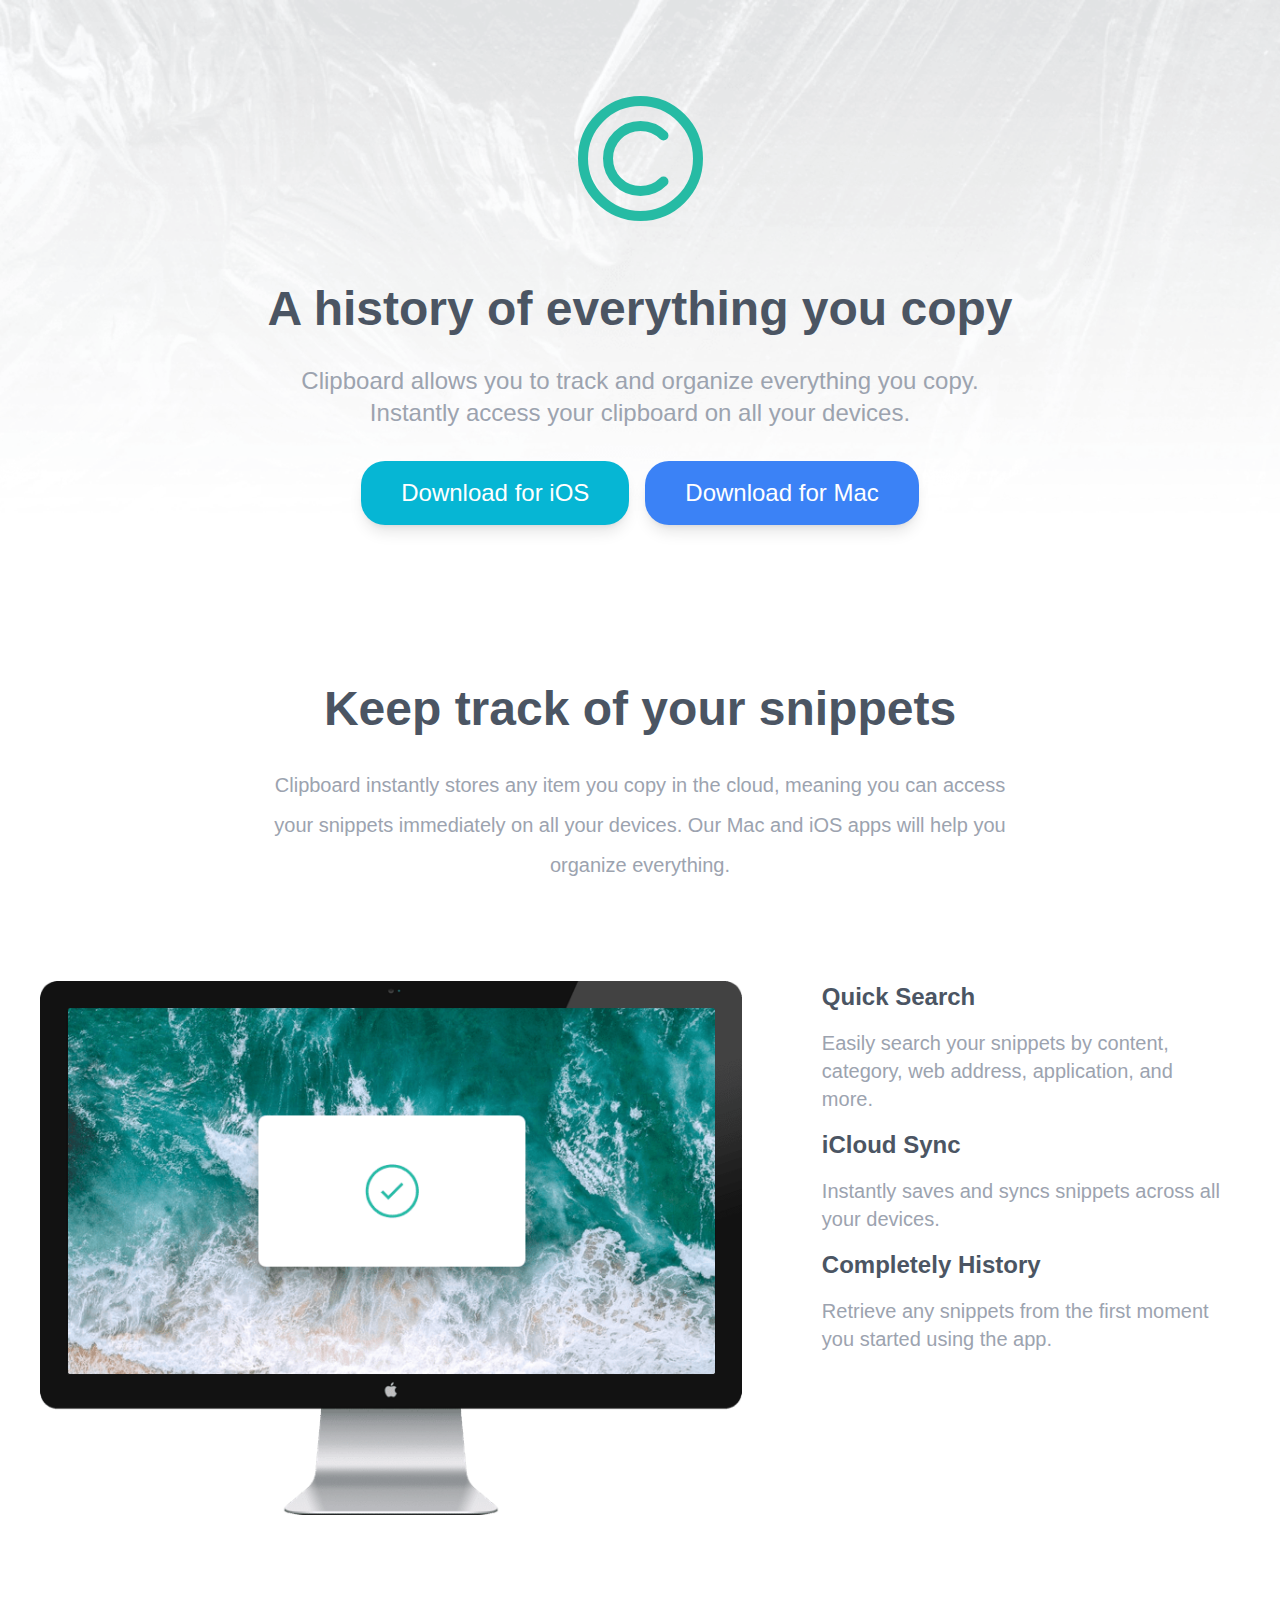
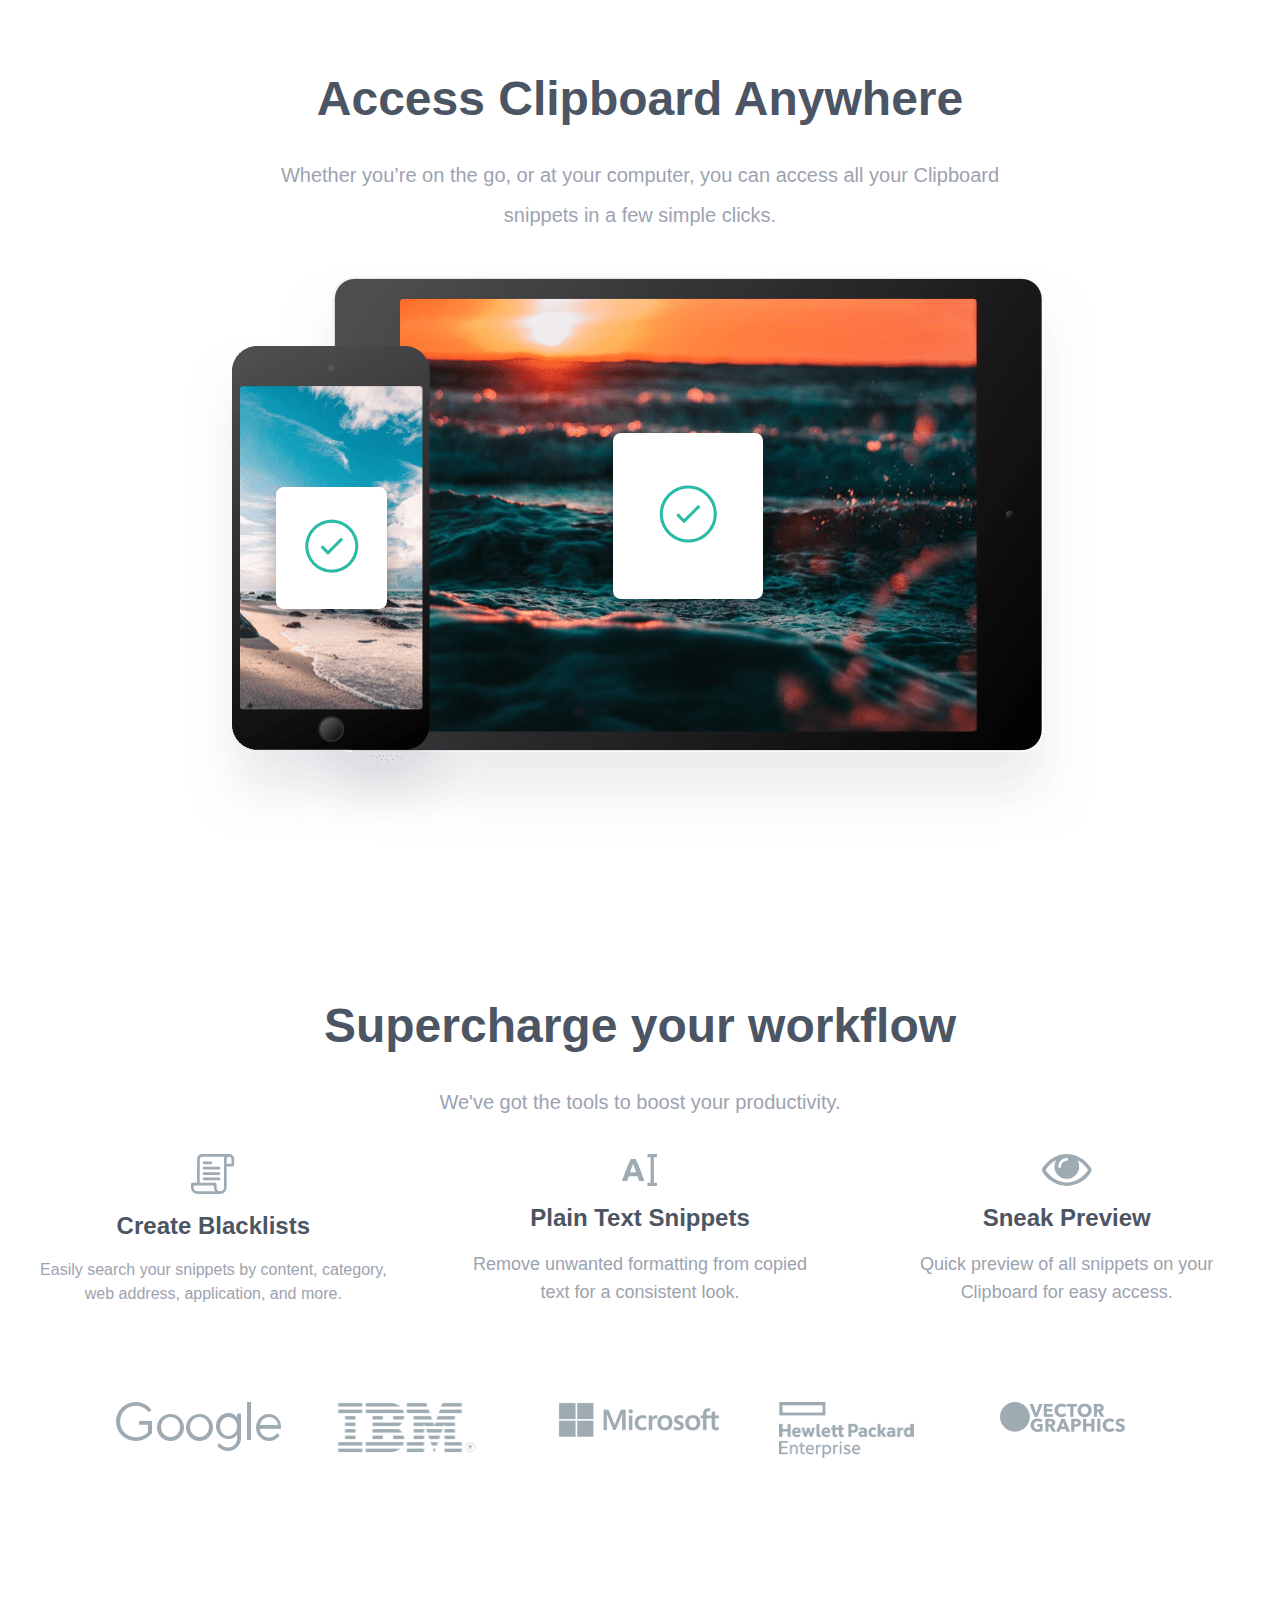
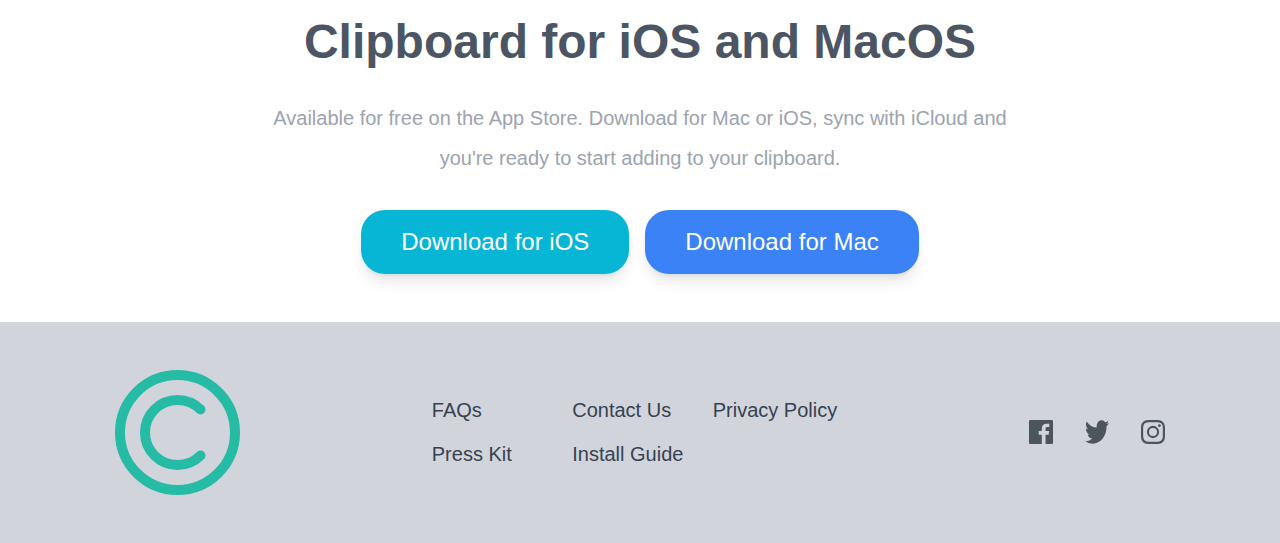
<file: landing-project-1/index.html>
<!DOCTYPE html>
<html lang="en">
  <head>
    <meta charset="UTF-8" />
    <meta http-equiv="X-UA-Compatible" content="IE=edge" />
    <meta name="viewport" content="width=device-width, initial-scale=1.0" />
    <link rel="stylesheet" href="css/style.css" />
    <title>clipboard website</title>
  </head>
  <body>
    <!-- container -->
    <!-- <div class="container flex items-center  flex-col space-y-16 mx-auto"> -->
    <!-- header section -->
    <div class="header header-img">
      <!-- icon box -->
      <div class="my-8">
        <img src="images/logo.svg" alt="" class="" />
      </div>
      <!-- title box -->
      <h1 class="text-4xl md:text-5xl font-bold text-gray-600">
        A history of everything you copy
      </h1>
      <!-- para box -->
      <p class="text-2xl text-gray-400 md:max-w-3xl">
        Clipboard allows you to track and organize everything you copy.
        Instantly access your clipboard on all your devices.
      </p>
      <!-- download buttons box -->
      <div
        class="flex flex-col md:flex-row space-y-4 md:space-y-0 md:space-x-4 justify-center w-full"
      >
        <!-- button ios -->
        <div
          class="rounded-3xl bg-cyan-500 text-white py-4 text-center shadow-lg px-10 text-2xl hover:bg-cyan-400 duration-200"
        >
          Download for iOS
        </div>
        <!-- button mac -->
        <div
          class="rounded-3xl bg-blue-500 text-white py-4 text-center shadow-lg px-10 text-2xl hover:bg-blue-400 duration-200"
        >
          Download for Mac
        </div>
      </div>
    </div>

    <!-- snippet section -->
    <div class="header my-24">
      <!-- title box -->
      <h1 class="text-4xl md:text-5xl font-bold text-gray-600">
        Keep track of your snippets
      </h1>
      <!-- para box -->
      <p class="text-xl text-gray-400 md:max-w-3xl leading-10">
        Clipboard instantly stores any item you copy in the cloud, meaning you
        can access your snippets immediately on all your devices. Our Mac and
        iOS apps will help you organize everything.
      </p>
    </div>
    <!-- snippet 2 -->
    <div
      class="flex flex-col md:flex-row px-10 space-y-8 md:space-y-0 md:space-x-20"
    >
      <!-- img box -->
      <div class="">
        <img src="./images/image-computer.png" alt="" />
      </div>
      <!-- snippet matter box -->
      <div class="flex flex-col space-y-4">
        <!-- box 1 -->
        <div class="flex flex-col space-y-4 text-center md:text-left">
          <!-- title box -->
          <h1 class="text-xl md:text-2xl font-bold text-gray-600">
            Quick Search
          </h1>
          <!-- para box -->
          <p class="text-xl text-gray-400 md:max-w-md md:pr-4">
            Easily search your snippets by content, category, web address,
            application, and more.
          </p>
        </div>
        <!-- box 2 -->
        <div class="flex flex-col space-y-4 text-center md:text-left">
          <!-- title box -->
          <h1 class="text-xl md:text-2xl font-bold text-gray-600">
            iCloud Sync
          </h1>
          <!-- para box -->
          <p class="text-xl text-gray-400 md:max-w-md md:pr-4">
            Instantly saves and syncs snippets across all your devices.
          </p>
        </div>
        <!-- box 3 -->
        <div class="flex flex-col space-y-4 text-center md:text-left">
          <!-- title box -->
          <h1 class="text-xl md:text-2xl font-bold text-gray-600">
            Completely History
          </h1>
          <!-- para box -->
          <p class="text-xl text-gray-400 md:max-w-md md:pr-4">
            Retrieve any snippets from the first moment you started using the
            app.
          </p>
        </div>
      </div>
    </div>

    <!-- access clipboar -->
    <div class="header my-24">
      <!-- title box -->
      <h1 class="text-4xl md:text-5xl font-bold text-gray-600">
        Access Clipboard Anywhere
      </h1>
      <!-- para box -->
      <p class="text-xl text-gray-400 md:max-w-3xl leading-10">
        Whether you’re on the go, or at your computer, you can access all your
        Clipboard snippets in a few simple clicks.
      </p>
      <!-- access image -->
      <div class="">
        <img src="./images/image-devices.png" alt="" />
      </div>
    </div>

    <!-- workflow section -->
    <div class="header my-24">
      <!-- title box -->
      <h1 class="text-4xl md:text-5xl font-bold text-gray-600">
        Supercharge your workflow
      </h1>
      <!-- para box -->
      <p class="text-xl text-gray-400 md:max-w-3xl leading-10">
        We've got the tools to boost your productivity.
      </p>

      <!-- workflow section 2 -->
      <div class="flex flex-col space-y-8 md:flex-row md:space-y-0 ">
        <!-- box 1 -->
        <div class="flex flex-col space-y-4 items-center text-center px-8">
          <!-- icon box -->
           <div class="">
            <img src="./images/icon-blacklist.svg" alt="">
           </div>
          <!-- title box -->
          <h1 class="text-xl md:text-2xl font-bold text-gray-600">
           Create Blacklists
          </h1>
          <!-- para box -->
          <p class="text-md text-gray-400 md:max-w-sm">
            Easily search your snippets by content, category, web address, application, and more.
          </p>
        </div>
        <!-- box 2 -->
        <div class="flex flex-col space-y-4 items-center text-center px-8">
          <!-- icon box -->
           <div class="">
            <img src="./images/icon-text.svg" alt="">
           </div>
          <!-- title box -->
          <h1 class="text-xl md:text-2xl font-bold text-gray-600">
           Plain Text Snippets
          </h1>
          <!-- para box -->
          <p class="text-lg text-gray-400 md:max-w-sm">
            Remove unwanted formatting from copied text for a consistent look.
          </p>
        </div>
        <!-- box 3 -->
        <div class="flex flex-col space-y-4 items-center text-center px-8">
          <!-- icon box -->
           <div class="">
            <img src="./images/icon-preview.svg" alt="">
           </div>
          <!-- title box -->
          <h1 class="text-xl md:text-2xl font-bold text-gray-600">
           Sneak Preview

          </h1>
          <!-- para box -->
          <p class="text-lg text-gray-400 md:max-w-sm">
           Quick preview of all snippets on your Clipboard for easy access.
          </p>
        </div>
      
      </div>
    </div>

    <!-- logos section -->
     <div class=" grid  grid-cols-1  md:grid-cols-5 mx-auto w-fit  mb-24 gap-14 px-8">
      <!-- google -->
         <img src="./images/logo-google.png" alt="">
      <!-- IBM -->
         <img src="./images/logo-ibm.png" alt="">
      <!-- google -->
         <img src="./images/logo-microsoft.png" alt="">
      <!-- google -->
         <img src="./images/logo-hp.png" alt="">
      <!-- google -->
         <img src="./images/logo-vector-graphics.png" alt="">
     </div>
        

    <!-- clipboard section -->
    <div class="header">
      <!-- title box -->
      <h1 class="text-4xl md:text-5xl font-bold text-gray-600">
        Clipboard for iOS and MacOS
      </h1>
      <!-- para box -->
      <p class="text-xl text-gray-400 md:max-w-3xl leading-10">
        Available for free on the App Store. Download for Mac or iOS, sync with
        iCloud and you're ready to start adding to your clipboard.
      </p>
      <!-- download buttons box -->
      <div
        class="flex flex-col md:flex-row space-y-4 md:space-y-0 md:space-x-4 justify-center w-full"
      >
        <!-- button ios -->
        <div
          class="rounded-3xl bg-cyan-500 text-white py-4 text-center shadow-lg px-10 text-2xl hover:bg-cyan-400 duration-200"
        >
          Download for iOS
        </div>
        <!-- button mac -->
        <div
          class="rounded-3xl bg-blue-500 text-white py-4 text-center shadow-lg px-10 text-2xl hover:bg-blue-400 duration-200"
        >
          Download for Mac
        </div>
      </div>
    </div>

    <!-- footer section -->
     <div id="footer" class="flex flex-col items-center md:flex-row space-y-12 md:space-y-0 md:space-x-48 md:justify-center bg-gray-300 p-12 mt-12">
      <!-- logo box -->
       <div class="">
        <img src="./images/logo.svg" alt="">
       </div>
       <!-- social links box -->
        <div class="grid md:grid-cols-3 grid-cols-1 space-y-4 text-center md:space-y-0  gap-4 md:text-left md:grid-rows-2">
          <a href="#" class="anchor">FAQs</a>
          <a href="#" class="anchor">Contact Us</a>
          <a href="#" class="anchor">Privacy Policy</a>
          <a href="#" class="anchor">Press Kit</a>
          <a href="#" class="anchor">Install Guide</a>
          
        </div>
        <!-- social media -->
         <div class="flex space-x-8 mr-4">
          <img src="./images/icon-facebook.svg" alt="">
          <img src="./images/icon-twitter.svg" alt="">
          <img src="./images/icon-instagram.svg" alt="">
         </div>
     </div>

    <!-- </div> -->
  </body>
</html>
</file>
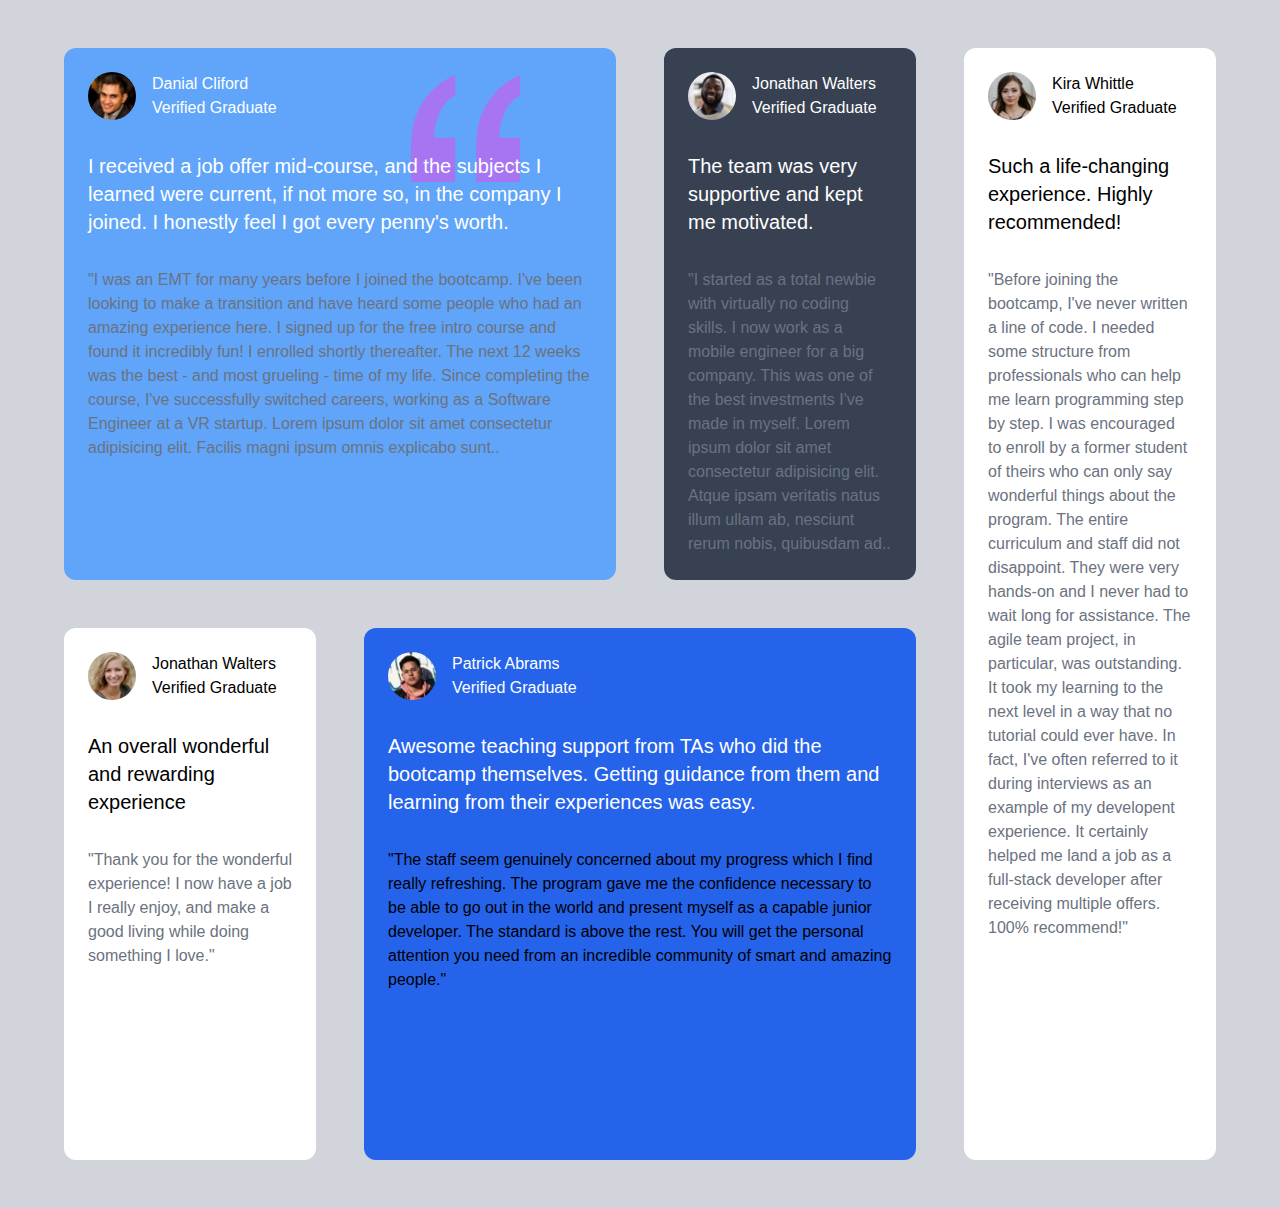
<file: landing-project-2/index.html>
<!DOCTYPE html>
<html lang="en">
  <head>
    <meta charset="UTF-8" />
    <meta http-equiv="X-UA-Compatible" content="IE=edge" />
    <meta name="viewport" content="width=device-width, initial-scale=1.0" />
    <link rel="stylesheet" href="css/style.css" />
    <title>Testimonials</title>
  </head>
  <body>
    <!-- container -->
    <div class="bg-gray-300 flex items-center justify-center py-12 px-6">
      <!-- card container -->
      <div
        class="max-w-6xl grid grid-cols-1 md:grid-cols-4 md:grid-rows-2 gap-12"
      >
        <!-- col 1 -->
        <div class="bg-blue-400 rounded-xl p-6 flex flex-col space-y-8 md:col-span-2 relative">
          <!-- author box -->
          <div class="flex items-center  space-x-4">
            <!-- img -->
            <img
              src="./images/image-daniel.jpg"
              alt=""
              class="w-12 rounded-full"
            />
            <!-- name author -->
            <div class="flex flex-col text-white">
              <h1 > Danial Cliford</h1>
              <h2 >Verified Graduate</h2>
            </div>
          </div>

          <!-- title -->
          <h1 class="text-xl text-white z-10">
            I received a job offer mid-course, and the subjects I learned were
            current, if not more so, in the company I joined. I honestly feel I
            got every penny's worth.
          </h1>
          <!-- para box -->
          <p class="text-md text-gray-500">
            "I was an EMT for many years before I joined the bootcamp. I've been
            looking to make a transition and have heard some people who had an
            amazing experience here. I signed up for the free intro course and
            found it incredibly fun! I enrolled shortly thereafter. The next 12
            weeks was the best - and most grueling - time of my life. Since
            completing the course, I've successfully switched careers, working
            as a Software Engineer at a VR startup. Lorem ipsum dolor sit amet
            consectetur adipisicing elit. Facilis magni ipsum omnis explicabo
            sunt..
          </p>
          <!-- title -->
           <div class="col transform scale-105">
          
           </div>
        </div>

        <!-- col 2 -->
        <div class="bg-gray-700 rounded-xl p-6 flex flex-col space-y-8 ">
          <!-- author box -->
          <div class="flex items-center  space-x-4">
            <!-- img -->
            <img
              src="./images/image-jonathan.jpg"
              alt=""
              class="w-12 rounded-full"
            />
            <!-- name author -->
            <div class="flex flex-col text-white">
              <h1 > Jonathan Walters</h1>
              <h2 >Verified Graduate</h2>
            </div>
          </div>

          <!-- title -->
          <h1 class="text-xl text-white">
            The team was very supportive and kept me motivated.
          </h1>
          <!-- para box -->
          <p class="text-md text-gray-500">
            "I started as a total newbie with virtually no coding skills. I now work as a mobile engineer for a big company. This was one of the best investments I've made in myself. Lorem ipsum dolor sit amet consectetur adipisicing elit. Atque ipsam veritatis natus illum ullam ab, nesciunt rerum nobis, quibusdam ad..
          </p>
        </div>

        <!-- col 3 -->
        <div class="bg-white rounded-xl p-6 flex flex-col space-y-8">
          <!-- author box -->
          <div class="flex items-center  space-x-4">
            <!-- img -->
            <img
              src="./images/image-jeanette.jpg"
              alt=""
              class="w-12 rounded-full"
            />
            <!-- name author -->
            <div class="flex flex-col">
              <h1 > Jonathan Walters</h1>
              <h2 >Verified Graduate</h2>
            </div>
          </div>

          <!-- title -->
          <h1 class="text-xl ">
            An overall wonderful and rewarding experience
          </h1>
          <!-- para box -->
          <p class="text-md text-gray-500">
           "Thank you for the wonderful experience! I now have a job I really enjoy, and make a good living while doing something I love."
          </p>
        </div>

        <!-- col 4 -->
        <div class="bg-blue-600 rounded-xl p-6 flex flex-col space-y-8 md:col-start-2 md:row-start-2 md:col-span-2">
          <!-- author box -->
          <div class="flex items-center text-white space-x-4">
            <!-- img -->
            <img
              src="./images/image-patrick.jpg"
              alt=""
              class="w-12 rounded-full"
            />
            <!-- name author -->
            <div class="flex flex-col">
              <h1 > Patrick Abrams</h1>
              <h2 >Verified Graduate</h2>
            </div>
          </div>

          <!-- title -->
          <h1 class="text-xl text-white ">
           Awesome teaching support from TAs who did the bootcamp themselves. Getting guidance from them and learning from their experiences was easy.
          </h1>
          <!-- para box -->
          <p class="text-md ">
           "The staff seem genuinely concerned about my progress which I find really refreshing. The program gave me the confidence necessary to be able to go out in the world and present myself as a capable junior developer. The standard is above the rest. You will get the personal attention you need from an incredible community of smart and amazing people."
          </p>
        </div>

        <!-- col 5 -->
        <div class="bg-white rounded-xl p-6 flex flex-col space-y-8 md:row-span-2 md:col-start-4 md:row-start-1 ">
          <!-- author box -->
          <div class="flex items-center space-x-4">
            <!-- img -->
            <img
              src="./images/image-kira.jpg"
              alt=""
              class="w-12 rounded-full"
            />
            <!-- name author -->
            <div class="flex flex-col">
              <h1 > Kira Whittle</h1>
              <h2 >Verified Graduate</h2>
            </div>
          </div>

          <!-- title -->
          <h1 class="text-xl ">
          Such a life-changing experience. Highly recommended!
          </h1>
          <!-- para box -->
          <p class="text-md text-gray-500">
          "Before joining the bootcamp, I've never written a line of code. I needed some structure from professionals who can help me learn programming step by step. I was encouraged to enroll by a former student of theirs who can only say wonderful things about the program. The entire curriculum and staff did not disappoint. They were very hands-on and I never had to wait long for assistance. The agile team project, in particular, was outstanding. It took my learning to the next level in a way that no tutorial could ever have. In fact, I've often referred to it during interviews as an example of my developent experience. It certainly helped me land a job as a full-stack developer after receiving multiple offers. 100% recommend!"
          </p>
        </div>

      
      </div>
    </div>
  </body>
</html>
</file>
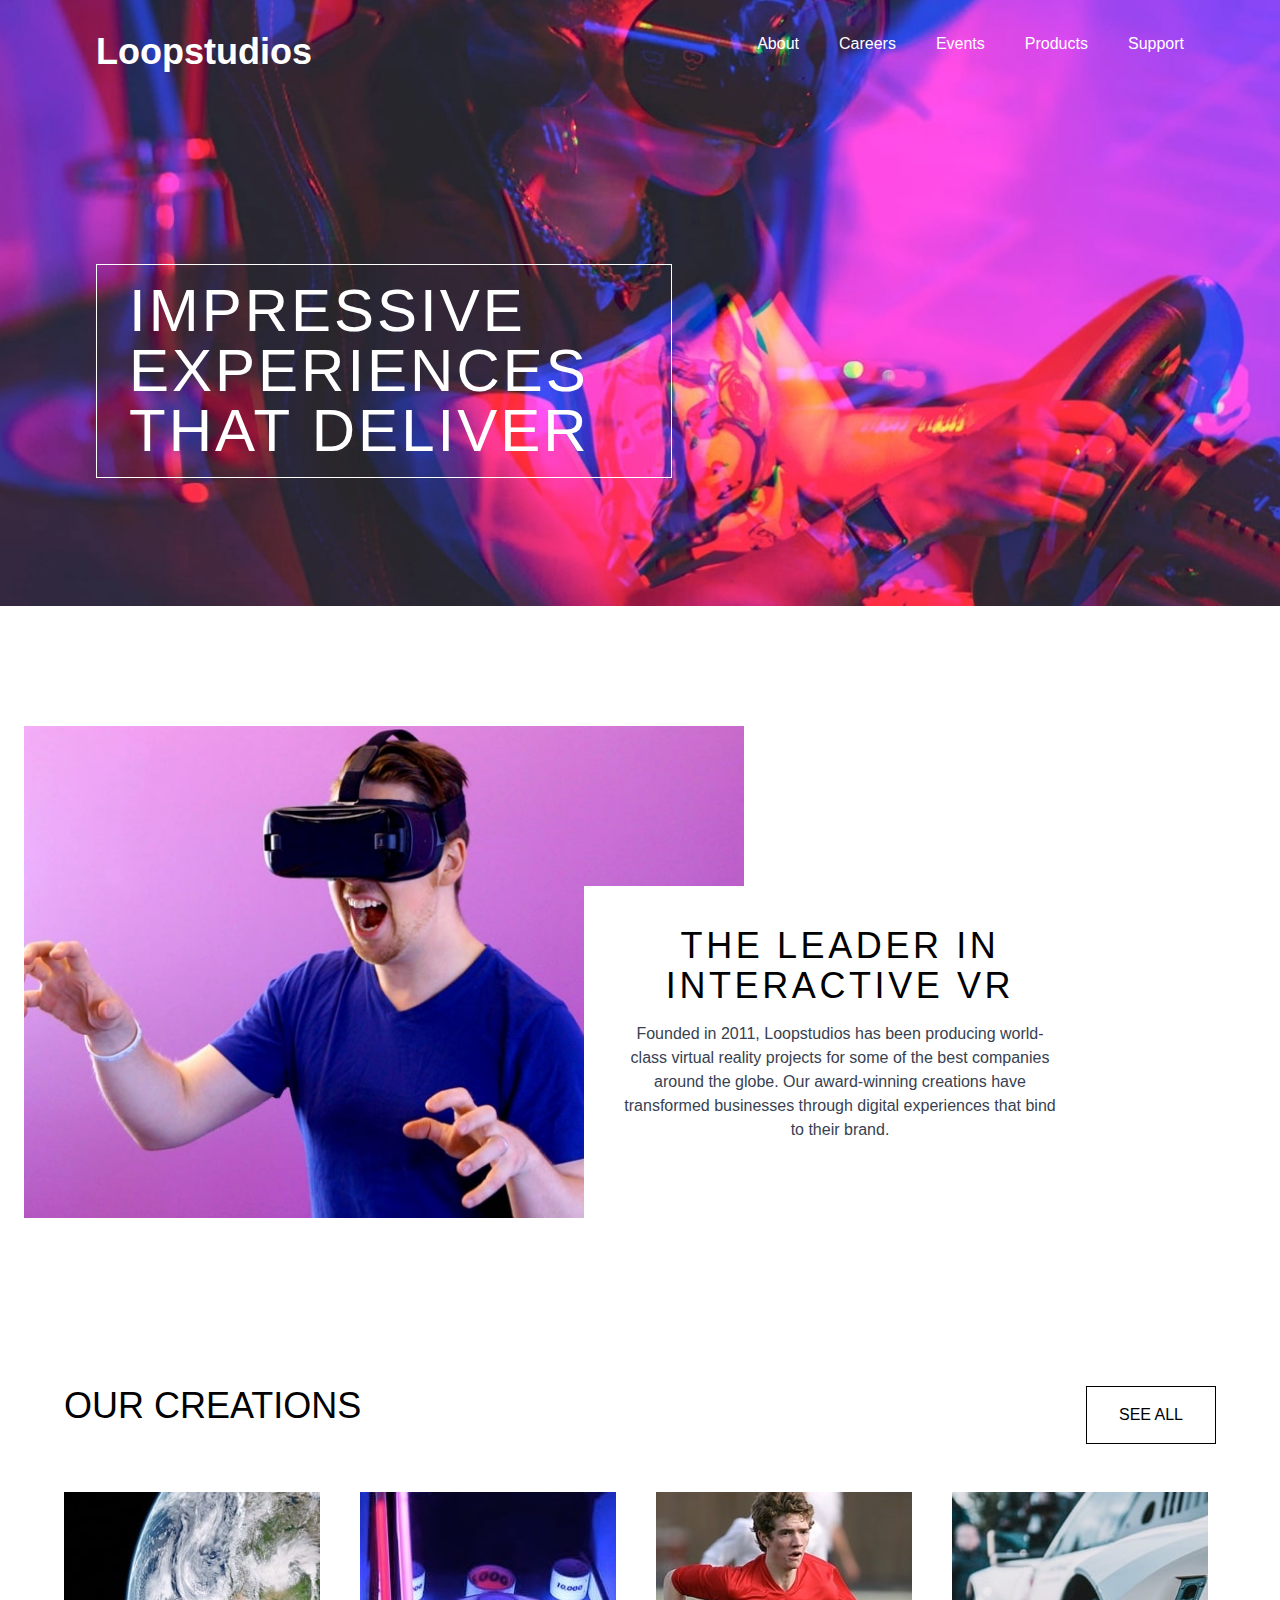
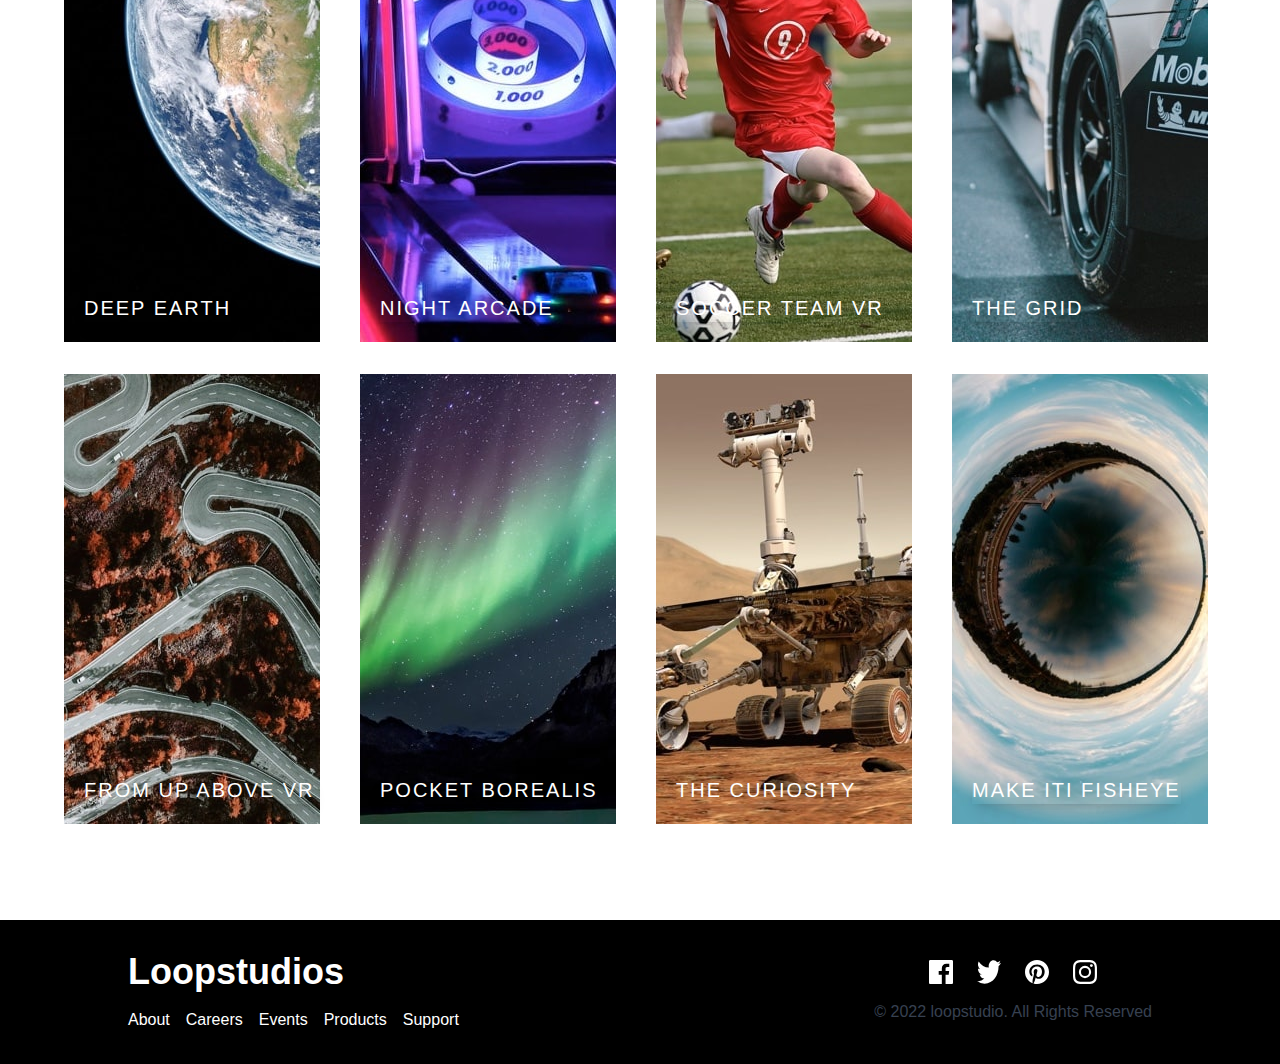
<file: landing-project-3/index.html>
<!DOCTYPE html>
<html lang="en">
  <head>
    <meta charset="UTF-8" />
    <meta http-equiv="X-UA-Compatible" content="IE=edge" />
    <meta name="viewport" content="width=device-width, initial-scale=1.0" />
    <link rel="stylesheet" href="css/style.css" />
    <title>Loopstudio</title>
  </head>
  <body>
    <!-- hero section -->
    <div
      id="hero"
      class="hero bg-cover bg-no-repeat bg-center "
    >
      <!-- header -->
      <div class="flex justify-between flex-col mb-24 max-w-6xl mx-auto p-8 pb-32 ">
       <div class="flex justify-between mb-24">
         <!-- loop -->
        <div class="text-4xl text-white font-bold">Loopstudios
          
        </div>
        <!-- ham menu -->
        <img
          src="images/icon-hamburger.svg"
          alt=""
          class="w-12 h-8 md:hidden"
        />
        <!-- navbar -->
        <div class="text-white hidden md:block">
          <div class="flex space-x-10">
            <a href="#">About</a>
            <a href="#">Careers</a>
            <a href="#">Events</a>
            <a href="#">Products</a>
            <a href="#">Support</a>
          </div>
        </div>
       </div>
        
        <!-- header box -->
      <div
        class="border border-white text-white p-4 max-w-sm md:max-w-xl text-3xl md:text-6xl uppercase leading-10 tracking-wider md:mt-24 px-8  "
      >
        impressive experiences that deliver
      </div>
      </div>
      
    </div>

    <!-- interactive section -->
    <div class="flex flex-col md:flex-row md:justify-center p-6 px-12">
      <div class="md:hidden">
        <img src="images/mobile/image-interactive.jpg" alt="" />
      </div>
      <div class="hidden md:block">
        <img src="images/desktop/image-interactive.jpg" alt="" />
      </div>
      <!-- interactive matter box -->
      <div
        class="flex flex-col space-y-4 text-center max-w-md py-8 bg-white md:-translate-x-40 md:translate-y-40 md:p-10 md:max-w-lg"
      >
        <p class="text-2xl md:text-4xl uppercase tracking-widest px-4">
          The leader in interactive VR
        </p>
        <!-- interactive para -->
        <p class="text-md text-gray-700">
          Founded in 2011, Loopstudios has been producing world-class virtual
          reality projects for some of the best companies around the globe. Our
          award-winning creations have transformed businesses through digital
          experiences that bind to their brand.
        </p>
      </div>
    </div>

    <!-- creation section -->
    <div
      class="flex justify-center md:justify-between mt-36 mb-12 max-w-6xl mx-auto px-12"
    >
      <!-- title -->
      <h1 class="text-4xl text-center uppercase">our creations</h1>
      <!-- hidden button -->
      <button
        class="hidden md:block text-center border uppercase py-4 px-8 border-black"
      >
        See all
      </button>
    </div>
    <!-- ////////////////// -->
    <!-- creation photos  mobile-->
    <div class="grid grid-cols-1 px-8 gap-8 md:hidden">
      <!-- box 1 -->
      <div class="relative group hover:opacity-40 duration-200">
        <img src="images/mobile/image-deep-earth.jpg" alt="" />
        <!-- absolute box -->
        <div
          class="absolute bottom-5 left-5 text-xl uppercase text-white shadow-lg group-hover:scale-105 tracking-widest"
        >
          deep earth
        </div>
      </div>
      <!-- box 2 -->
      <div class="relative group hover:opacity-40 duration-200">
        <img src="images/mobile/image-night-arcade.jpg" alt="" />
        <!-- absolute box -->
        <div
          class="absolute bottom-5 left-5 text-xl uppercase text-white shadow-lg group-hover:scale-105 tracking-widest"
        >
          night arcade
        </div>
      </div>
      <!-- box 3 -->
      <div class="relative group hover:opacity-40 duration-200">
        <img src="images/mobile/image-soccer-team.jpg" alt="" />
        <!-- absolute box -->
        <div
          class="absolute bottom-5 left-5 text-xl uppercase text-white shadow-lg group-hover:scale-105 tracking-widest"
        >
          soccer team vr
        </div>
      </div>
      <!-- box 4 -->
      <div class="relative group hover:opacity-40 duration-200">
        <img src="images/mobile/image-grid.jpg" alt="" />
        <!-- absolute box -->
        <div
          class="absolute bottom-5 left-5 text-xl uppercase text-white shadow-lg group-hover:scale-105 tracking-widest"
        >
          the grid
        </div>
      </div>
      <!-- box 5 -->
      <div class="relative group hover:opacity-40 duration-200">
        <img src="images/mobile/image-from-above.jpg" alt="" />
        <!-- absolute box -->
        <div
          class="absolute bottom-5 left-5 text-xl uppercase text-white shadow-lg group-hover:scale-105 tracking-widest"
        >
          from up above vr
        </div>
      </div>
      <!-- box 6 -->
      <div class="relative group hover:opacity-40 duration-200">
        <img src="images/mobile/image-pocket-borealis.jpg" alt="" />
        <!-- absolute box -->
        <div
          class="absolute bottom-5 left-5 text-xl uppercase text-white shadow-lg group-hover:scale-105 tracking-widest"
        >
          pocket borealis
        </div>
      </div>
      <!-- box 7 -->
      <div class="relative group hover:opacity-40 duration-200">
        <img src="images/mobile/image-curiosity.jpg" alt="" />
        <!-- absolute box -->
        <div
          class="absolute bottom-5 left-5 text-xl uppercase text-white shadow-lg group-hover:scale-105 tracking-widest"
        >
          the curiosity
        </div>
      </div>
      <!-- box 8 -->
      <div class="relative group hover:opacity-40 duration-200">
        <img src="images/mobile/image-fisheye.jpg" alt="" />
        <!-- absolute box -->
        <div
          class="absolute bottom-5 left-5 text-xl uppercase text-white shadow-lg group-hover:scale-105 tracking-widest"
        >
          make iti fisheye
        </div>
      </div>
    </div>

    <!-- creation photos  desktop-->
    <div
      class="grid-cols-4 max-w-6xl mx-auto gap-8 hidden md:block md:grid overflow-hidden my-8 mb-24 px-12"
    >
      <!-- box 1 -->
      <div class="relative group hover:opacity-40 duration-200">
        <img
          src="images/desktop/image-deep-earth.jpg"
          alt=""
          class="group-hover:scale-105 duration-200"
        />
        <!-- absolute box -->
        <div
          class="absolute bottom-5 left-5 text-xl uppercase text-white shadow-lg group-hover:scale-105 tracking-widest"
        >
          deep earth
        </div>
      </div>
      <!-- box 2 -->
      <div class="relative group hover:opacity-40 duration-200">
        <img src="images/desktop/image-night-arcade.jpg" alt="" />
        <!-- absolute box -->
        <div
          class="absolute bottom-5 left-5 text-xl uppercase text-white shadow-lg group-hover:scale-105 tracking-widest"
        >
          night arcade
        </div>
      </div>
      <!-- box 3 -->
      <div class="relative group hover:opacity-40 duration-200">
        <img src="images/desktop/image-soccer-team.jpg" alt="" />
        <!-- absolute box -->
        <div
          class="absolute bottom-5 left-5 text-xl uppercase text-white shadow-lg group-hover:scale-105 tracking-widest"
        >
          soccer team vr
        </div>
      </div>
      <!-- box 4 -->
      <div class="relative group hover:opacity-40 duration-200">
        <img src="images/desktop/image-grid.jpg" alt="" />
        <!-- absolute box -->
        <div
          class="absolute bottom-5 left-5 text-xl uppercase text-white shadow-lg group-hover:scale-105 tracking-widest"
        >
          the grid
        </div>
      </div>
      <!-- box 5 -->
      <div class="relative group hover:opacity-40 duration-200">
        <img src="images/desktop/image-from-above.jpg" alt="" />
        <!-- absolute box -->
        <div
          class="absolute bottom-5 left-5 text-xl uppercase text-white shadow-lg group-hover:scale-105 tracking-widest"
        >
          from up above vr
        </div>
      </div>
      <!-- box 6 -->
      <div class="relative group hover:opacity-40 duration-200">
        <img src="images/desktop/image-pocket-borealis.jpg" alt="" />
        <!-- absolute box -->
        <div
          class="absolute bottom-5 left-5 text-xl uppercase text-white shadow-lg group-hover:scale-105 tracking-widest"
        >
          pocket borealis
        </div>
      </div>
      <!-- box 7 -->
      <div class="relative group hover:opacity-40 duration-200">
        <img src="images/desktop/image-curiosity.jpg" alt="" />
        <!-- absolute box -->
        <div
          class="absolute bottom-5 left-5 text-xl uppercase text-white shadow-lg group-hover:scale-105 tracking-widest"
        >
          the curiosity
        </div>
      </div>
      <!-- box 8 -->
      <div class="relative group hover:opacity-40 duration-200">
        <img src="images/desktop/image-fisheye.jpg" alt="" />
        <!-- absolute box -->
        <div
          class="absolute bottom-5 left-5 text-xl uppercase text-white shadow-lg group-hover:scale-105 tracking-widest"
        >
          make iti fisheye
        </div>
      </div>
    </div>
    <!-- ///////// -->
    <!-- button see all -->
    <div
      class="md:hidden text-center border uppercase py-4 px-8 border-black w-fit mx-auto my-8 cursor-pointer"
    >
      See all
    </div>

    <!-- footer -->
    <footer id="footer" class="bg-black py-8 md:px-32">
      <!-- footer card -->
      <div
        class="flex flex-col md:flex-row items-center md:justify-between space-y-6 md:space-y-0 md:w-6xl mx-auto"
      >
        <!-- col 1 -->
        <div class="flex flex-col space-y-4">
          <!-- loop -->
          <div class="text-4xl text-white font-bold">Loopstudios</div>
          <!-- anchor box -->
          <div
            class="flex flex-col space-y-4 md:flex-row md:space-y-0 md:space-x-4 text-white text-center"
          >
            <a href="#">About</a>
            <a href="#">Careers</a>
            <a href="#">Events</a>
            <a href="#">Products</a>
            <a href="#">Support</a>
          </div>
        </div>

        <!-- col 2 -->
         <div class="flex flex-col space-y-4 items-center">
          <!-- icons -->
          <div class="text-white font-bold flex space-x-6">
          <img src="images/icon-facebook.svg" alt="">  
          <img src="images/icon-twitter.svg" alt="">  
          <img src="images/icon-pinterest.svg" alt="">  
          <img src="images/icon-instagram.svg" alt="">  
          </div>
          <!-- copywrite box -->
          <div
            class="text-gray-700 text-center"
          >
           &copy; 2022 loopstudio. All Rights Reserved
          </div>
        </div>
      </div>
    </footer>
  </body>
</html>
</file>
<file: landing-project-1/css/style.css>
/*
! tailwindcss v3.0.24 | MIT License | https://tailwindcss.com
*/

/*
1. Prevent padding and border from affecting element width. (https://github.com/mozdevs/cssremedy/issues/4)
2. Allow adding a border to an element by just adding a border-width. (https://github.com/tailwindcss/tailwindcss/pull/116)
*/

*,
::before,
::after {
  box-sizing: border-box;
  /* 1 */
  border-width: 0;
  /* 2 */
  border-style: solid;
  /* 2 */
  border-color: #e5e7eb;
  /* 2 */
}

::before,
::after {
  --tw-content: '';
}

/*
1. Use a consistent sensible line-height in all browsers.
2. Prevent adjustments of font size after orientation changes in iOS.
3. Use a more readable tab size.
4. Use the user's configured `sans` font-family by default.
*/

html {
  line-height: 1.5;
  /* 1 */
  -webkit-text-size-adjust: 100%;
  /* 2 */
  -moz-tab-size: 4;
  /* 3 */
  -o-tab-size: 4;
     tab-size: 4;
  /* 3 */
  font-family: --, sans-serif;
  /* 4 */
}

/*
1. Remove the margin in all browsers.
2. Inherit line-height from `html` so users can set them as a class directly on the `html` element.
*/

body {
  margin: 0;
  /* 1 */
  line-height: inherit;
  /* 2 */
}

/*
1. Add the correct height in Firefox.
2. Correct the inheritance of border color in Firefox. (https://bugzilla.mozilla.org/show_bug.cgi?id=190655)
3. Ensure horizontal rules are visible by default.
*/

hr {
  height: 0;
  /* 1 */
  color: inherit;
  /* 2 */
  border-top-width: 1px;
  /* 3 */
}

/*
Add the correct text decoration in Chrome, Edge, and Safari.
*/

abbr:where([title]) {
  -webkit-text-decoration: underline dotted;
          text-decoration: underline dotted;
}

/*
Remove the default font size and weight for headings.
*/

h1,
h2,
h3,
h4,
h5,
h6 {
  font-size: inherit;
  font-weight: inherit;
}

/*
Reset links to optimize for opt-in styling instead of opt-out.
*/

a {
  color: inherit;
  text-decoration: inherit;
}

/*
Add the correct font weight in Edge and Safari.
*/

b,
strong {
  font-weight: bolder;
}

/*
1. Use the user's configured `mono` font family by default.
2. Correct the odd `em` font sizing in all browsers.
*/

code,
kbd,
samp,
pre {
  font-family: ui-monospace, SFMono-Regular, Menlo, Monaco, Consolas, "Liberation Mono", "Courier New", monospace;
  /* 1 */
  font-size: 1em;
  /* 2 */
}

/*
Add the correct font size in all browsers.
*/

small {
  font-size: 80%;
}

/*
Prevent `sub` and `sup` elements from affecting the line height in all browsers.
*/

sub,
sup {
  font-size: 75%;
  line-height: 0;
  position: relative;
  vertical-align: baseline;
}

sub {
  bottom: -0.25em;
}

sup {
  top: -0.5em;
}

/*
1. Remove text indentation from table contents in Chrome and Safari. (https://bugs.chromium.org/p/chromium/issues/detail?id=999088, https://bugs.webkit.org/show_bug.cgi?id=201297)
2. Correct table border color inheritance in all Chrome and Safari. (https://bugs.chromium.org/p/chromium/issues/detail?id=935729, https://bugs.webkit.org/show_bug.cgi?id=195016)
3. Remove gaps between table borders by default.
*/

table {
  text-indent: 0;
  /* 1 */
  border-color: inherit;
  /* 2 */
  border-collapse: collapse;
  /* 3 */
}

/*
1. Change the font styles in all browsers.
2. Remove the margin in Firefox and Safari.
3. Remove default padding in all browsers.
*/

button,
input,
optgroup,
select,
textarea {
  font-family: inherit;
  /* 1 */
  font-size: 100%;
  /* 1 */
  line-height: inherit;
  /* 1 */
  color: inherit;
  /* 1 */
  margin: 0;
  /* 2 */
  padding: 0;
  /* 3 */
}

/*
Remove the inheritance of text transform in Edge and Firefox.
*/

button,
select {
  text-transform: none;
}

/*
1. Correct the inability to style clickable types in iOS and Safari.
2. Remove default button styles.
*/

button,
[type='button'],
[type='reset'],
[type='submit'] {
  -webkit-appearance: button;
  /* 1 */
  background-color: transparent;
  /* 2 */
  background-image: none;
  /* 2 */
}

/*
Use the modern Firefox focus style for all focusable elements.
*/

:-moz-focusring {
  outline: auto;
}

/*
Remove the additional `:invalid` styles in Firefox. (https://github.com/mozilla/gecko-dev/blob/2f9eacd9d3d995c937b4251a5557d95d494c9be1/layout/style/res/forms.css#L728-L737)
*/

:-moz-ui-invalid {
  box-shadow: none;
}

/*
Add the correct vertical alignment in Chrome and Firefox.
*/

progress {
  vertical-align: baseline;
}

/*
Correct the cursor style of increment and decrement buttons in Safari.
*/

::-webkit-inner-spin-button,
::-webkit-outer-spin-button {
  height: auto;
}

/*
1. Correct the odd appearance in Chrome and Safari.
2. Correct the outline style in Safari.
*/

[type='search'] {
  -webkit-appearance: textfield;
  /* 1 */
  outline-offset: -2px;
  /* 2 */
}

/*
Remove the inner padding in Chrome and Safari on macOS.
*/

::-webkit-search-decoration {
  -webkit-appearance: none;
}

/*
1. Correct the inability to style clickable types in iOS and Safari.
2. Change font properties to `inherit` in Safari.
*/

::-webkit-file-upload-button {
  -webkit-appearance: button;
  /* 1 */
  font: inherit;
  /* 2 */
}

/*
Add the correct display in Chrome and Safari.
*/

summary {
  display: list-item;
}

/*
Removes the default spacing and border for appropriate elements.
*/

blockquote,
dl,
dd,
h1,
h2,
h3,
h4,
h5,
h6,
hr,
figure,
p,
pre {
  margin: 0;
}

fieldset {
  margin: 0;
  padding: 0;
}

legend {
  padding: 0;
}

ol,
ul,
menu {
  list-style: none;
  margin: 0;
  padding: 0;
}

/*
Prevent resizing textareas horizontally by default.
*/

textarea {
  resize: vertical;
}

/*
1. Reset the default placeholder opacity in Firefox. (https://github.com/tailwindlabs/tailwindcss/issues/3300)
2. Set the default placeholder color to the user's configured gray 400 color.
*/

input::-moz-placeholder, textarea::-moz-placeholder {
  opacity: 1;
  /* 1 */
  color: #9ca3af;
  /* 2 */
}

input:-ms-input-placeholder, textarea:-ms-input-placeholder {
  opacity: 1;
  /* 1 */
  color: #9ca3af;
  /* 2 */
}

input::placeholder,
textarea::placeholder {
  opacity: 1;
  /* 1 */
  color: #9ca3af;
  /* 2 */
}

/*
Set the default cursor for buttons.
*/

button,
[role="button"] {
  cursor: pointer;
}

/*
Make sure disabled buttons don't get the pointer cursor.
*/

:disabled {
  cursor: default;
}

/*
1. Make replaced elements `display: block` by default. (https://github.com/mozdevs/cssremedy/issues/14)
2. Add `vertical-align: middle` to align replaced elements more sensibly by default. (https://github.com/jensimmons/cssremedy/issues/14#issuecomment-634934210)
   This can trigger a poorly considered lint error in some tools but is included by design.
*/

img,
svg,
video,
canvas,
audio,
iframe,
embed,
object {
  display: block;
  /* 1 */
  vertical-align: middle;
  /* 2 */
}

/*
Constrain images and videos to the parent width and preserve their intrinsic aspect ratio. (https://github.com/mozdevs/cssremedy/issues/14)
*/

img,
video {
  max-width: 100%;
  height: auto;
}

/*
Ensure the default browser behavior of the `hidden` attribute.
*/

[hidden] {
  display: none;
}

*, ::before, ::after {
  --tw-translate-x: 0;
  --tw-translate-y: 0;
  --tw-rotate: 0;
  --tw-skew-x: 0;
  --tw-skew-y: 0;
  --tw-scale-x: 1;
  --tw-scale-y: 1;
  --tw-pan-x:  ;
  --tw-pan-y:  ;
  --tw-pinch-zoom:  ;
  --tw-scroll-snap-strictness: proximity;
  --tw-ordinal:  ;
  --tw-slashed-zero:  ;
  --tw-numeric-figure:  ;
  --tw-numeric-spacing:  ;
  --tw-numeric-fraction:  ;
  --tw-ring-inset:  ;
  --tw-ring-offset-width: 0px;
  --tw-ring-offset-color: #fff;
  --tw-ring-color: rgb(59 130 246 / 0.5);
  --tw-ring-offset-shadow: 0 0 #0000;
  --tw-ring-shadow: 0 0 #0000;
  --tw-shadow: 0 0 #0000;
  --tw-shadow-colored: 0 0 #0000;
  --tw-blur:  ;
  --tw-brightness:  ;
  --tw-contrast:  ;
  --tw-grayscale:  ;
  --tw-hue-rotate:  ;
  --tw-invert:  ;
  --tw-saturate:  ;
  --tw-sepia:  ;
  --tw-drop-shadow:  ;
  --tw-backdrop-blur:  ;
  --tw-backdrop-brightness:  ;
  --tw-backdrop-contrast:  ;
  --tw-backdrop-grayscale:  ;
  --tw-backdrop-hue-rotate:  ;
  --tw-backdrop-invert:  ;
  --tw-backdrop-opacity:  ;
  --tw-backdrop-saturate:  ;
  --tw-backdrop-sepia:  ;
}

.container {
  width: 100%;
}

@media (min-width: 480px) {
  .container {
    max-width: 480px;
  }
}

@media (min-width: 768px) {
  .container {
    max-width: 768px;
  }
}

@media (min-width: 976px) {
  .container {
    max-width: 976px;
  }
}

@media (min-width: 1440px) {
  .container {
    max-width: 1440px;
  }
}

.mx-auto {
  margin-left: auto;
  margin-right: auto;
}

.my-8 {
  margin-top: 2rem;
  margin-bottom: 2rem;
}

.my-24 {
  margin-top: 6rem;
  margin-bottom: 6rem;
}

.mb-24 {
  margin-bottom: 6rem;
}

.mt-12 {
  margin-top: 3rem;
}

.flex {
  display: flex;
}

.grid {
  display: grid;
}

.w-full {
  width: 100%;
}

.w-fit {
  width: -webkit-fit-content;
  width: -moz-fit-content;
  width: fit-content;
}

.grid-cols-1 {
  grid-template-columns: repeat(1, minmax(0, 1fr));
}

.flex-col {
  flex-direction: column;
}

.items-center {
  align-items: center;
}

.justify-center {
  justify-content: center;
}

.gap-4 {
  gap: 1rem;
}

.gap-5 {
  gap: 1.25rem;
}

.gap-14 {
  gap: 3.5rem;
}

.space-y-16 > :not([hidden]) ~ :not([hidden]) {
  --tw-space-y-reverse: 0;
  margin-top: calc(4rem * calc(1 - var(--tw-space-y-reverse)));
  margin-bottom: calc(4rem * var(--tw-space-y-reverse));
}

.space-y-4 > :not([hidden]) ~ :not([hidden]) {
  --tw-space-y-reverse: 0;
  margin-top: calc(1rem * calc(1 - var(--tw-space-y-reverse)));
  margin-bottom: calc(1rem * var(--tw-space-y-reverse));
}

.space-y-8 > :not([hidden]) ~ :not([hidden]) {
  --tw-space-y-reverse: 0;
  margin-top: calc(2rem * calc(1 - var(--tw-space-y-reverse)));
  margin-bottom: calc(2rem * var(--tw-space-y-reverse));
}

.space-y-12 > :not([hidden]) ~ :not([hidden]) {
  --tw-space-y-reverse: 0;
  margin-top: calc(3rem * calc(1 - var(--tw-space-y-reverse)));
  margin-bottom: calc(3rem * var(--tw-space-y-reverse));
}

.space-x-8 > :not([hidden]) ~ :not([hidden]) {
  --tw-space-x-reverse: 0;
  margin-right: calc(2rem * var(--tw-space-x-reverse));
  margin-left: calc(2rem * calc(1 - var(--tw-space-x-reverse)));
}

.rounded-3xl {
  border-radius: 1.5rem;
}

.bg-cyan-500 {
  --tw-bg-opacity: 1;
  background-color: rgb(6 182 212 / var(--tw-bg-opacity));
}

.bg-blue-500 {
  --tw-bg-opacity: 1;
  background-color: rgb(59 130 246 / var(--tw-bg-opacity));
}

.bg-gray-300 {
  --tw-bg-opacity: 1;
  background-color: rgb(209 213 219 / var(--tw-bg-opacity));
}

.p-12 {
  padding: 3rem;
}

.py-4 {
  padding-top: 1rem;
  padding-bottom: 1rem;
}

.px-10 {
  padding-left: 2.5rem;
  padding-right: 2.5rem;
}

.px-8 {
  padding-left: 2rem;
  padding-right: 2rem;
}

.text-center {
  text-align: center;
}

.text-4xl {
  font-size: 2.25rem;
  line-height: 2.5rem;
}

.text-2xl {
  font-size: 1.5rem;
  line-height: 2rem;
}

.text-xl {
  font-size: 1.25rem;
  line-height: 1.75rem;
}

.text-lg {
  font-size: 1.125rem;
  line-height: 1.75rem;
}

.font-bold {
  font-weight: 700;
}

.leading-10 {
  line-height: 2.5rem;
}

.text-gray-600 {
  --tw-text-opacity: 1;
  color: rgb(75 85 99 / var(--tw-text-opacity));
}

.text-gray-400 {
  --tw-text-opacity: 1;
  color: rgb(156 163 175 / var(--tw-text-opacity));
}

.text-white {
  --tw-text-opacity: 1;
  color: rgb(255 255 255 / var(--tw-text-opacity));
}

.shadow-lg {
  --tw-shadow: 0 10px 15px -3px rgb(0 0 0 / 0.1), 0 4px 6px -4px rgb(0 0 0 / 0.1);
  --tw-shadow-colored: 0 10px 15px -3px var(--tw-shadow-color), 0 4px 6px -4px var(--tw-shadow-color);
  box-shadow: var(--tw-ring-offset-shadow, 0 0 #0000), var(--tw-ring-shadow, 0 0 #0000), var(--tw-shadow);
}

.duration-200 {
  transition-duration: 200ms;
}

.header {
  display: flex;
  flex-direction: column;
  text-align: center;
  align-items: center;
  gap: 32px;
  padding: 0 44px;
  /* max-width: 768px; */
}

.header-img {
  background-image: url("../images/bg-header-desktop.png");
  background-position: center;
  background-repeat: no-repeat;
  background-size: cover;
  padding-top: 4rem;
}

@media (min-width: 768px) {
  .header {
    padding: 0;
    padding-top: 4rem;
  }
}

.anchor {
  font-size: 1.25rem;
  line-height: 1.75rem;
  --tw-text-opacity: 1;
  color: rgb(55 65 81 / var(--tw-text-opacity));
  transition-duration: 150ms;
}

.anchor:hover {
  --tw-text-opacity: 1;
  color: rgb(34 197 94 / var(--tw-text-opacity));
}

.hover\:bg-cyan-400:hover {
  --tw-bg-opacity: 1;
  background-color: rgb(34 211 238 / var(--tw-bg-opacity));
}

.hover\:bg-blue-400:hover {
  --tw-bg-opacity: 1;
  background-color: rgb(96 165 250 / var(--tw-bg-opacity));
}

@media (min-width: 768px) {
  .md\:max-w-3xl {
    max-width: 48rem;
  }

  .md\:max-w-md {
    max-width: 28rem;
  }

  .md\:max-w-sm {
    max-width: 24rem;
  }

  .md\:grid-cols-5 {
    grid-template-columns: repeat(5, minmax(0, 1fr));
  }

  .md\:grid-cols-3 {
    grid-template-columns: repeat(3, minmax(0, 1fr));
  }

  .md\:grid-rows-2 {
    grid-template-rows: repeat(2, minmax(0, 1fr));
  }

  .md\:flex-row {
    flex-direction: row;
  }

  .md\:justify-center {
    justify-content: center;
  }

  .md\:space-y-0 > :not([hidden]) ~ :not([hidden]) {
    --tw-space-y-reverse: 0;
    margin-top: calc(0px * calc(1 - var(--tw-space-y-reverse)));
    margin-bottom: calc(0px * var(--tw-space-y-reverse));
  }

  .md\:space-x-4 > :not([hidden]) ~ :not([hidden]) {
    --tw-space-x-reverse: 0;
    margin-right: calc(1rem * var(--tw-space-x-reverse));
    margin-left: calc(1rem * calc(1 - var(--tw-space-x-reverse)));
  }

  .md\:space-x-20 > :not([hidden]) ~ :not([hidden]) {
    --tw-space-x-reverse: 0;
    margin-right: calc(5rem * var(--tw-space-x-reverse));
    margin-left: calc(5rem * calc(1 - var(--tw-space-x-reverse)));
  }

  .md\:space-x-12 > :not([hidden]) ~ :not([hidden]) {
    --tw-space-x-reverse: 0;
    margin-right: calc(3rem * var(--tw-space-x-reverse));
    margin-left: calc(3rem * calc(1 - var(--tw-space-x-reverse)));
  }

  .md\:space-x-48 > :not([hidden]) ~ :not([hidden]) {
    --tw-space-x-reverse: 0;
    margin-right: calc(12rem * var(--tw-space-x-reverse));
    margin-left: calc(12rem * calc(1 - var(--tw-space-x-reverse)));
  }

  .md\:pr-4 {
    padding-right: 1rem;
  }

  .md\:text-left {
    text-align: left;
  }

  .md\:text-5xl {
    font-size: 3rem;
    line-height: 1;
  }

  .md\:text-2xl {
    font-size: 1.5rem;
    line-height: 2rem;
  }
}
</file>
<file: landing-project-2/css/style.css>
/*
! tailwindcss v3.0.24 | MIT License | https://tailwindcss.com
*/

/*
1. Prevent padding and border from affecting element width. (https://github.com/mozdevs/cssremedy/issues/4)
2. Allow adding a border to an element by just adding a border-width. (https://github.com/tailwindcss/tailwindcss/pull/116)
*/

*,
::before,
::after {
  box-sizing: border-box;
  /* 1 */
  border-width: 0;
  /* 2 */
  border-style: solid;
  /* 2 */
  border-color: #e5e7eb;
  /* 2 */
}

::before,
::after {
  --tw-content: '';
}

/*
1. Use a consistent sensible line-height in all browsers.
2. Prevent adjustments of font size after orientation changes in iOS.
3. Use a more readable tab size.
4. Use the user's configured `sans` font-family by default.
*/

html {
  line-height: 1.5;
  /* 1 */
  -webkit-text-size-adjust: 100%;
  /* 2 */
  -moz-tab-size: 4;
  /* 3 */
  -o-tab-size: 4;
     tab-size: 4;
  /* 3 */
  font-family: --, sans-serif;
  /* 4 */
}

/*
1. Remove the margin in all browsers.
2. Inherit line-height from `html` so users can set them as a class directly on the `html` element.
*/

body {
  margin: 0;
  /* 1 */
  line-height: inherit;
  /* 2 */
}

/*
1. Add the correct height in Firefox.
2. Correct the inheritance of border color in Firefox. (https://bugzilla.mozilla.org/show_bug.cgi?id=190655)
3. Ensure horizontal rules are visible by default.
*/

hr {
  height: 0;
  /* 1 */
  color: inherit;
  /* 2 */
  border-top-width: 1px;
  /* 3 */
}

/*
Add the correct text decoration in Chrome, Edge, and Safari.
*/

abbr:where([title]) {
  -webkit-text-decoration: underline dotted;
          text-decoration: underline dotted;
}

/*
Remove the default font size and weight for headings.
*/

h1,
h2,
h3,
h4,
h5,
h6 {
  font-size: inherit;
  font-weight: inherit;
}

/*
Reset links to optimize for opt-in styling instead of opt-out.
*/

a {
  color: inherit;
  text-decoration: inherit;
}

/*
Add the correct font weight in Edge and Safari.
*/

b,
strong {
  font-weight: bolder;
}

/*
1. Use the user's configured `mono` font family by default.
2. Correct the odd `em` font sizing in all browsers.
*/

code,
kbd,
samp,
pre {
  font-family: ui-monospace, SFMono-Regular, Menlo, Monaco, Consolas, "Liberation Mono", "Courier New", monospace;
  /* 1 */
  font-size: 1em;
  /* 2 */
}

/*
Add the correct font size in all browsers.
*/

small {
  font-size: 80%;
}

/*
Prevent `sub` and `sup` elements from affecting the line height in all browsers.
*/

sub,
sup {
  font-size: 75%;
  line-height: 0;
  position: relative;
  vertical-align: baseline;
}

sub {
  bottom: -0.25em;
}

sup {
  top: -0.5em;
}

/*
1. Remove text indentation from table contents in Chrome and Safari. (https://bugs.chromium.org/p/chromium/issues/detail?id=999088, https://bugs.webkit.org/show_bug.cgi?id=201297)
2. Correct table border color inheritance in all Chrome and Safari. (https://bugs.chromium.org/p/chromium/issues/detail?id=935729, https://bugs.webkit.org/show_bug.cgi?id=195016)
3. Remove gaps between table borders by default.
*/

table {
  text-indent: 0;
  /* 1 */
  border-color: inherit;
  /* 2 */
  border-collapse: collapse;
  /* 3 */
}

/*
1. Change the font styles in all browsers.
2. Remove the margin in Firefox and Safari.
3. Remove default padding in all browsers.
*/

button,
input,
optgroup,
select,
textarea {
  font-family: inherit;
  /* 1 */
  font-size: 100%;
  /* 1 */
  line-height: inherit;
  /* 1 */
  color: inherit;
  /* 1 */
  margin: 0;
  /* 2 */
  padding: 0;
  /* 3 */
}

/*
Remove the inheritance of text transform in Edge and Firefox.
*/

button,
select {
  text-transform: none;
}

/*
1. Correct the inability to style clickable types in iOS and Safari.
2. Remove default button styles.
*/

button,
[type='button'],
[type='reset'],
[type='submit'] {
  -webkit-appearance: button;
  /* 1 */
  background-color: transparent;
  /* 2 */
  background-image: none;
  /* 2 */
}

/*
Use the modern Firefox focus style for all focusable elements.
*/

:-moz-focusring {
  outline: auto;
}

/*
Remove the additional `:invalid` styles in Firefox. (https://github.com/mozilla/gecko-dev/blob/2f9eacd9d3d995c937b4251a5557d95d494c9be1/layout/style/res/forms.css#L728-L737)
*/

:-moz-ui-invalid {
  box-shadow: none;
}

/*
Add the correct vertical alignment in Chrome and Firefox.
*/

progress {
  vertical-align: baseline;
}

/*
Correct the cursor style of increment and decrement buttons in Safari.
*/

::-webkit-inner-spin-button,
::-webkit-outer-spin-button {
  height: auto;
}

/*
1. Correct the odd appearance in Chrome and Safari.
2. Correct the outline style in Safari.
*/

[type='search'] {
  -webkit-appearance: textfield;
  /* 1 */
  outline-offset: -2px;
  /* 2 */
}

/*
Remove the inner padding in Chrome and Safari on macOS.
*/

::-webkit-search-decoration {
  -webkit-appearance: none;
}

/*
1. Correct the inability to style clickable types in iOS and Safari.
2. Change font properties to `inherit` in Safari.
*/

::-webkit-file-upload-button {
  -webkit-appearance: button;
  /* 1 */
  font: inherit;
  /* 2 */
}

/*
Add the correct display in Chrome and Safari.
*/

summary {
  display: list-item;
}

/*
Removes the default spacing and border for appropriate elements.
*/

blockquote,
dl,
dd,
h1,
h2,
h3,
h4,
h5,
h6,
hr,
figure,
p,
pre {
  margin: 0;
}

fieldset {
  margin: 0;
  padding: 0;
}

legend {
  padding: 0;
}

ol,
ul,
menu {
  list-style: none;
  margin: 0;
  padding: 0;
}

/*
Prevent resizing textareas horizontally by default.
*/

textarea {
  resize: vertical;
}

/*
1. Reset the default placeholder opacity in Firefox. (https://github.com/tailwindlabs/tailwindcss/issues/3300)
2. Set the default placeholder color to the user's configured gray 400 color.
*/

input::-moz-placeholder, textarea::-moz-placeholder {
  opacity: 1;
  /* 1 */
  color: #9ca3af;
  /* 2 */
}

input:-ms-input-placeholder, textarea:-ms-input-placeholder {
  opacity: 1;
  /* 1 */
  color: #9ca3af;
  /* 2 */
}

input::placeholder,
textarea::placeholder {
  opacity: 1;
  /* 1 */
  color: #9ca3af;
  /* 2 */
}

/*
Set the default cursor for buttons.
*/

button,
[role="button"] {
  cursor: pointer;
}

/*
Make sure disabled buttons don't get the pointer cursor.
*/

:disabled {
  cursor: default;
}

/*
1. Make replaced elements `display: block` by default. (https://github.com/mozdevs/cssremedy/issues/14)
2. Add `vertical-align: middle` to align replaced elements more sensibly by default. (https://github.com/jensimmons/cssremedy/issues/14#issuecomment-634934210)
   This can trigger a poorly considered lint error in some tools but is included by design.
*/

img,
svg,
video,
canvas,
audio,
iframe,
embed,
object {
  display: block;
  /* 1 */
  vertical-align: middle;
  /* 2 */
}

/*
Constrain images and videos to the parent width and preserve their intrinsic aspect ratio. (https://github.com/mozdevs/cssremedy/issues/14)
*/

img,
video {
  max-width: 100%;
  height: auto;
}

/*
Ensure the default browser behavior of the `hidden` attribute.
*/

[hidden] {
  display: none;
}

*, ::before, ::after {
  --tw-translate-x: 0;
  --tw-translate-y: 0;
  --tw-rotate: 0;
  --tw-skew-x: 0;
  --tw-skew-y: 0;
  --tw-scale-x: 1;
  --tw-scale-y: 1;
  --tw-pan-x:  ;
  --tw-pan-y:  ;
  --tw-pinch-zoom:  ;
  --tw-scroll-snap-strictness: proximity;
  --tw-ordinal:  ;
  --tw-slashed-zero:  ;
  --tw-numeric-figure:  ;
  --tw-numeric-spacing:  ;
  --tw-numeric-fraction:  ;
  --tw-ring-inset:  ;
  --tw-ring-offset-width: 0px;
  --tw-ring-offset-color: #fff;
  --tw-ring-color: rgb(59 130 246 / 0.5);
  --tw-ring-offset-shadow: 0 0 #0000;
  --tw-ring-shadow: 0 0 #0000;
  --tw-shadow: 0 0 #0000;
  --tw-shadow-colored: 0 0 #0000;
  --tw-blur:  ;
  --tw-brightness:  ;
  --tw-contrast:  ;
  --tw-grayscale:  ;
  --tw-hue-rotate:  ;
  --tw-invert:  ;
  --tw-saturate:  ;
  --tw-sepia:  ;
  --tw-drop-shadow:  ;
  --tw-backdrop-blur:  ;
  --tw-backdrop-brightness:  ;
  --tw-backdrop-contrast:  ;
  --tw-backdrop-grayscale:  ;
  --tw-backdrop-hue-rotate:  ;
  --tw-backdrop-invert:  ;
  --tw-backdrop-opacity:  ;
  --tw-backdrop-saturate:  ;
  --tw-backdrop-sepia:  ;
}

.container {
  width: 100%;
}

@media (min-width: 480px) {
  .container {
    max-width: 480px;
  }
}

@media (min-width: 768px) {
  .container {
    max-width: 768px;
  }
}

@media (min-width: 976px) {
  .container {
    max-width: 976px;
  }
}

@media (min-width: 1440px) {
  .container {
    max-width: 1440px;
  }
}

.relative {
  position: relative;
}

.z-10 {
  z-index: 10;
}

.flex {
  display: flex;
}

.grid {
  display: grid;
}

.w-12 {
  width: 3rem;
}

.max-w-6xl {
  max-width: 72rem;
}

.scale-105 {
  --tw-scale-x: 1.05;
  --tw-scale-y: 1.05;
  transform: translate(var(--tw-translate-x), var(--tw-translate-y)) rotate(var(--tw-rotate)) skewX(var(--tw-skew-x)) skewY(var(--tw-skew-y)) scaleX(var(--tw-scale-x)) scaleY(var(--tw-scale-y));
}

.transform {
  transform: translate(var(--tw-translate-x), var(--tw-translate-y)) rotate(var(--tw-rotate)) skewX(var(--tw-skew-x)) skewY(var(--tw-skew-y)) scaleX(var(--tw-scale-x)) scaleY(var(--tw-scale-y));
}

.grid-cols-1 {
  grid-template-columns: repeat(1, minmax(0, 1fr));
}

.flex-col {
  flex-direction: column;
}

.items-center {
  align-items: center;
}

.justify-center {
  justify-content: center;
}

.gap-12 {
  gap: 3rem;
}

.space-y-8 > :not([hidden]) ~ :not([hidden]) {
  --tw-space-y-reverse: 0;
  margin-top: calc(2rem * calc(1 - var(--tw-space-y-reverse)));
  margin-bottom: calc(2rem * var(--tw-space-y-reverse));
}

.space-x-4 > :not([hidden]) ~ :not([hidden]) {
  --tw-space-x-reverse: 0;
  margin-right: calc(1rem * var(--tw-space-x-reverse));
  margin-left: calc(1rem * calc(1 - var(--tw-space-x-reverse)));
}

.rounded-xl {
  border-radius: 0.75rem;
}

.rounded-full {
  border-radius: 9999px;
}

.bg-gray-300 {
  --tw-bg-opacity: 1;
  background-color: rgb(209 213 219 / var(--tw-bg-opacity));
}

.bg-blue-400 {
  --tw-bg-opacity: 1;
  background-color: rgb(96 165 250 / var(--tw-bg-opacity));
}

.bg-gray-700 {
  --tw-bg-opacity: 1;
  background-color: rgb(55 65 81 / var(--tw-bg-opacity));
}

.bg-white {
  --tw-bg-opacity: 1;
  background-color: rgb(255 255 255 / var(--tw-bg-opacity));
}

.bg-blue-600 {
  --tw-bg-opacity: 1;
  background-color: rgb(37 99 235 / var(--tw-bg-opacity));
}

.p-6 {
  padding: 1.5rem;
}

.py-12 {
  padding-top: 3rem;
  padding-bottom: 3rem;
}

.px-6 {
  padding-left: 1.5rem;
  padding-right: 1.5rem;
}

.text-xl {
  font-size: 1.25rem;
  line-height: 1.75rem;
}

.text-white {
  --tw-text-opacity: 1;
  color: rgb(255 255 255 / var(--tw-text-opacity));
}

.text-gray-500 {
  --tw-text-opacity: 1;
  color: rgb(107 114 128 / var(--tw-text-opacity));
}

.transition {
  transition-property: color, background-color, border-color, fill, stroke, opacity, box-shadow, transform, filter, -webkit-text-decoration-color, -webkit-backdrop-filter;
  transition-property: color, background-color, border-color, text-decoration-color, fill, stroke, opacity, box-shadow, transform, filter, backdrop-filter;
  transition-property: color, background-color, border-color, text-decoration-color, fill, stroke, opacity, box-shadow, transform, filter, backdrop-filter, -webkit-text-decoration-color, -webkit-backdrop-filter;
  transition-timing-function: cubic-bezier(0.4, 0, 0.2, 1);
  transition-duration: 150ms;
}

.col {
  position: absolute;
  top: 0px;
  right: 0px;
  background-image: url("../images/bg-pattern-quotation.svg");
  width: 200px;
  height: 200px;
  background-repeat:no-repeat;
}

@media (min-width: 768px) {
  .md\:col-span-2 {
    grid-column: span 2 / span 2;
  }

  .md\:col-start-2 {
    grid-column-start: 2;
  }

  .md\:col-start-4 {
    grid-column-start: 4;
  }

  .md\:row-span-2 {
    grid-row: span 2 / span 2;
  }

  .md\:row-start-2 {
    grid-row-start: 2;
  }

  .md\:row-start-1 {
    grid-row-start: 1;
  }

  .md\:grid-cols-4 {
    grid-template-columns: repeat(4, minmax(0, 1fr));
  }

  .md\:grid-rows-2 {
    grid-template-rows: repeat(2, minmax(0, 1fr));
  }
}
</file>
<file: landing-project-3/css/style.css>
/*
! tailwindcss v3.0.24 | MIT License | https://tailwindcss.com
*/

/*
1. Prevent padding and border from affecting element width. (https://github.com/mozdevs/cssremedy/issues/4)
2. Allow adding a border to an element by just adding a border-width. (https://github.com/tailwindcss/tailwindcss/pull/116)
*/

*,
::before,
::after {
  box-sizing: border-box;
  /* 1 */
  border-width: 0;
  /* 2 */
  border-style: solid;
  /* 2 */
  border-color: #e5e7eb;
  /* 2 */
}

::before,
::after {
  --tw-content: '';
}

/*
1. Use a consistent sensible line-height in all browsers.
2. Prevent adjustments of font size after orientation changes in iOS.
3. Use a more readable tab size.
4. Use the user's configured `sans` font-family by default.
*/

html {
  line-height: 1.5;
  /* 1 */
  -webkit-text-size-adjust: 100%;
  /* 2 */
  -moz-tab-size: 4;
  /* 3 */
  -o-tab-size: 4;
     tab-size: 4;
  /* 3 */
  font-family: --, sans-serif;
  /* 4 */
}

/*
1. Remove the margin in all browsers.
2. Inherit line-height from `html` so users can set them as a class directly on the `html` element.
*/

body {
  margin: 0;
  /* 1 */
  line-height: inherit;
  /* 2 */
}

/*
1. Add the correct height in Firefox.
2. Correct the inheritance of border color in Firefox. (https://bugzilla.mozilla.org/show_bug.cgi?id=190655)
3. Ensure horizontal rules are visible by default.
*/

hr {
  height: 0;
  /* 1 */
  color: inherit;
  /* 2 */
  border-top-width: 1px;
  /* 3 */
}

/*
Add the correct text decoration in Chrome, Edge, and Safari.
*/

abbr:where([title]) {
  -webkit-text-decoration: underline dotted;
          text-decoration: underline dotted;
}

/*
Remove the default font size and weight for headings.
*/

h1,
h2,
h3,
h4,
h5,
h6 {
  font-size: inherit;
  font-weight: inherit;
}

/*
Reset links to optimize for opt-in styling instead of opt-out.
*/

a {
  color: inherit;
  text-decoration: inherit;
}

/*
Add the correct font weight in Edge and Safari.
*/

b,
strong {
  font-weight: bolder;
}

/*
1. Use the user's configured `mono` font family by default.
2. Correct the odd `em` font sizing in all browsers.
*/

code,
kbd,
samp,
pre {
  font-family: ui-monospace, SFMono-Regular, Menlo, Monaco, Consolas, "Liberation Mono", "Courier New", monospace;
  /* 1 */
  font-size: 1em;
  /* 2 */
}

/*
Add the correct font size in all browsers.
*/

small {
  font-size: 80%;
}

/*
Prevent `sub` and `sup` elements from affecting the line height in all browsers.
*/

sub,
sup {
  font-size: 75%;
  line-height: 0;
  position: relative;
  vertical-align: baseline;
}

sub {
  bottom: -0.25em;
}

sup {
  top: -0.5em;
}

/*
1. Remove text indentation from table contents in Chrome and Safari. (https://bugs.chromium.org/p/chromium/issues/detail?id=999088, https://bugs.webkit.org/show_bug.cgi?id=201297)
2. Correct table border color inheritance in all Chrome and Safari. (https://bugs.chromium.org/p/chromium/issues/detail?id=935729, https://bugs.webkit.org/show_bug.cgi?id=195016)
3. Remove gaps between table borders by default.
*/

table {
  text-indent: 0;
  /* 1 */
  border-color: inherit;
  /* 2 */
  border-collapse: collapse;
  /* 3 */
}

/*
1. Change the font styles in all browsers.
2. Remove the margin in Firefox and Safari.
3. Remove default padding in all browsers.
*/

button,
input,
optgroup,
select,
textarea {
  font-family: inherit;
  /* 1 */
  font-size: 100%;
  /* 1 */
  line-height: inherit;
  /* 1 */
  color: inherit;
  /* 1 */
  margin: 0;
  /* 2 */
  padding: 0;
  /* 3 */
}

/*
Remove the inheritance of text transform in Edge and Firefox.
*/

button,
select {
  text-transform: none;
}

/*
1. Correct the inability to style clickable types in iOS and Safari.
2. Remove default button styles.
*/

button,
[type='button'],
[type='reset'],
[type='submit'] {
  -webkit-appearance: button;
  /* 1 */
  background-color: transparent;
  /* 2 */
  background-image: none;
  /* 2 */
}

/*
Use the modern Firefox focus style for all focusable elements.
*/

:-moz-focusring {
  outline: auto;
}

/*
Remove the additional `:invalid` styles in Firefox. (https://github.com/mozilla/gecko-dev/blob/2f9eacd9d3d995c937b4251a5557d95d494c9be1/layout/style/res/forms.css#L728-L737)
*/

:-moz-ui-invalid {
  box-shadow: none;
}

/*
Add the correct vertical alignment in Chrome and Firefox.
*/

progress {
  vertical-align: baseline;
}

/*
Correct the cursor style of increment and decrement buttons in Safari.
*/

::-webkit-inner-spin-button,
::-webkit-outer-spin-button {
  height: auto;
}

/*
1. Correct the odd appearance in Chrome and Safari.
2. Correct the outline style in Safari.
*/

[type='search'] {
  -webkit-appearance: textfield;
  /* 1 */
  outline-offset: -2px;
  /* 2 */
}

/*
Remove the inner padding in Chrome and Safari on macOS.
*/

::-webkit-search-decoration {
  -webkit-appearance: none;
}

/*
1. Correct the inability to style clickable types in iOS and Safari.
2. Change font properties to `inherit` in Safari.
*/

::-webkit-file-upload-button {
  -webkit-appearance: button;
  /* 1 */
  font: inherit;
  /* 2 */
}

/*
Add the correct display in Chrome and Safari.
*/

summary {
  display: list-item;
}

/*
Removes the default spacing and border for appropriate elements.
*/

blockquote,
dl,
dd,
h1,
h2,
h3,
h4,
h5,
h6,
hr,
figure,
p,
pre {
  margin: 0;
}

fieldset {
  margin: 0;
  padding: 0;
}

legend {
  padding: 0;
}

ol,
ul,
menu {
  list-style: none;
  margin: 0;
  padding: 0;
}

/*
Prevent resizing textareas horizontally by default.
*/

textarea {
  resize: vertical;
}

/*
1. Reset the default placeholder opacity in Firefox. (https://github.com/tailwindlabs/tailwindcss/issues/3300)
2. Set the default placeholder color to the user's configured gray 400 color.
*/

input::-moz-placeholder, textarea::-moz-placeholder {
  opacity: 1;
  /* 1 */
  color: #9ca3af;
  /* 2 */
}

input:-ms-input-placeholder, textarea:-ms-input-placeholder {
  opacity: 1;
  /* 1 */
  color: #9ca3af;
  /* 2 */
}

input::placeholder,
textarea::placeholder {
  opacity: 1;
  /* 1 */
  color: #9ca3af;
  /* 2 */
}

/*
Set the default cursor for buttons.
*/

button,
[role="button"] {
  cursor: pointer;
}

/*
Make sure disabled buttons don't get the pointer cursor.
*/

:disabled {
  cursor: default;
}

/*
1. Make replaced elements `display: block` by default. (https://github.com/mozdevs/cssremedy/issues/14)
2. Add `vertical-align: middle` to align replaced elements more sensibly by default. (https://github.com/jensimmons/cssremedy/issues/14#issuecomment-634934210)
   This can trigger a poorly considered lint error in some tools but is included by design.
*/

img,
svg,
video,
canvas,
audio,
iframe,
embed,
object {
  display: block;
  /* 1 */
  vertical-align: middle;
  /* 2 */
}

/*
Constrain images and videos to the parent width and preserve their intrinsic aspect ratio. (https://github.com/mozdevs/cssremedy/issues/14)
*/

img,
video {
  max-width: 100%;
  height: auto;
}

/*
Ensure the default browser behavior of the `hidden` attribute.
*/

[hidden] {
  display: none;
}

*, ::before, ::after {
  --tw-translate-x: 0;
  --tw-translate-y: 0;
  --tw-rotate: 0;
  --tw-skew-x: 0;
  --tw-skew-y: 0;
  --tw-scale-x: 1;
  --tw-scale-y: 1;
  --tw-pan-x:  ;
  --tw-pan-y:  ;
  --tw-pinch-zoom:  ;
  --tw-scroll-snap-strictness: proximity;
  --tw-ordinal:  ;
  --tw-slashed-zero:  ;
  --tw-numeric-figure:  ;
  --tw-numeric-spacing:  ;
  --tw-numeric-fraction:  ;
  --tw-ring-inset:  ;
  --tw-ring-offset-width: 0px;
  --tw-ring-offset-color: #fff;
  --tw-ring-color: rgb(59 130 246 / 0.5);
  --tw-ring-offset-shadow: 0 0 #0000;
  --tw-ring-shadow: 0 0 #0000;
  --tw-shadow: 0 0 #0000;
  --tw-shadow-colored: 0 0 #0000;
  --tw-blur:  ;
  --tw-brightness:  ;
  --tw-contrast:  ;
  --tw-grayscale:  ;
  --tw-hue-rotate:  ;
  --tw-invert:  ;
  --tw-saturate:  ;
  --tw-sepia:  ;
  --tw-drop-shadow:  ;
  --tw-backdrop-blur:  ;
  --tw-backdrop-brightness:  ;
  --tw-backdrop-contrast:  ;
  --tw-backdrop-grayscale:  ;
  --tw-backdrop-hue-rotate:  ;
  --tw-backdrop-invert:  ;
  --tw-backdrop-opacity:  ;
  --tw-backdrop-saturate:  ;
  --tw-backdrop-sepia:  ;
}

.absolute {
  position: absolute;
}

.relative {
  position: relative;
}

.bottom-0 {
  bottom: 0px;
}

.left-0 {
  left: 0px;
}

.bottom-10 {
  bottom: 2.5rem;
}

.left-10 {
  left: 2.5rem;
}

.bottom-5 {
  bottom: 1.25rem;
}

.left-5 {
  left: 1.25rem;
}

.mx-auto {
  margin-left: auto;
  margin-right: auto;
}

.my-24 {
  margin-top: 6rem;
  margin-bottom: 6rem;
}

.my-28 {
  margin-top: 7rem;
  margin-bottom: 7rem;
}

.my-36 {
  margin-top: 9rem;
  margin-bottom: 9rem;
}

.my-8 {
  margin-top: 2rem;
  margin-bottom: 2rem;
}

.mb-24 {
  margin-bottom: 6rem;
}

.mb-20 {
  margin-bottom: 5rem;
}

.mt-24 {
  margin-top: 6rem;
}

.mt-36 {
  margin-top: 9rem;
}

.mb-12 {
  margin-bottom: 3rem;
}

.mb-8 {
  margin-bottom: 2rem;
}

.ml-10 {
  margin-left: 2.5rem;
}

.flex {
  display: flex;
}

.grid {
  display: grid;
}

.hidden {
  display: none;
}

.h-8 {
  height: 2rem;
}

.w-12 {
  width: 3rem;
}

.w-fit {
  width: -webkit-fit-content;
  width: -moz-fit-content;
  width: fit-content;
}

.max-w-6xl {
  max-width: 72rem;
}

.max-w-sm {
  max-width: 24rem;
}

.max-w-md {
  max-width: 28rem;
}

.translate-x-10 {
  --tw-translate-x: 2.5rem;
  transform: translate(var(--tw-translate-x), var(--tw-translate-y)) rotate(var(--tw-rotate)) skewX(var(--tw-skew-x)) skewY(var(--tw-skew-y)) scaleX(var(--tw-scale-x)) scaleY(var(--tw-scale-y));
}

.translate-y-10 {
  --tw-translate-y: 2.5rem;
  transform: translate(var(--tw-translate-x), var(--tw-translate-y)) rotate(var(--tw-rotate)) skewX(var(--tw-skew-x)) skewY(var(--tw-skew-y)) scaleX(var(--tw-scale-x)) scaleY(var(--tw-scale-y));
}

.translate-y-56 {
  --tw-translate-y: 14rem;
  transform: translate(var(--tw-translate-x), var(--tw-translate-y)) rotate(var(--tw-rotate)) skewX(var(--tw-skew-x)) skewY(var(--tw-skew-y)) scaleX(var(--tw-scale-x)) scaleY(var(--tw-scale-y));
}

.-translate-x-10 {
  --tw-translate-x: -2.5rem;
  transform: translate(var(--tw-translate-x), var(--tw-translate-y)) rotate(var(--tw-rotate)) skewX(var(--tw-skew-x)) skewY(var(--tw-skew-y)) scaleX(var(--tw-scale-x)) scaleY(var(--tw-scale-y));
}

.cursor-pointer {
  cursor: pointer;
}

.grid-cols-1 {
  grid-template-columns: repeat(1, minmax(0, 1fr));
}

.grid-cols-4 {
  grid-template-columns: repeat(4, minmax(0, 1fr));
}

.flex-col {
  flex-direction: column;
}

.items-center {
  align-items: center;
}

.justify-center {
  justify-content: center;
}

.justify-between {
  justify-content: space-between;
}

.gap-8 {
  gap: 2rem;
}

.space-x-10 > :not([hidden]) ~ :not([hidden]) {
  --tw-space-x-reverse: 0;
  margin-right: calc(2.5rem * var(--tw-space-x-reverse));
  margin-left: calc(2.5rem * calc(1 - var(--tw-space-x-reverse)));
}

.space-y-4 > :not([hidden]) ~ :not([hidden]) {
  --tw-space-y-reverse: 0;
  margin-top: calc(1rem * calc(1 - var(--tw-space-y-reverse)));
  margin-bottom: calc(1rem * var(--tw-space-y-reverse));
}

.space-y-6 > :not([hidden]) ~ :not([hidden]) {
  --tw-space-y-reverse: 0;
  margin-top: calc(1.5rem * calc(1 - var(--tw-space-y-reverse)));
  margin-bottom: calc(1.5rem * var(--tw-space-y-reverse));
}

.space-x-6 > :not([hidden]) ~ :not([hidden]) {
  --tw-space-x-reverse: 0;
  margin-right: calc(1.5rem * var(--tw-space-x-reverse));
  margin-left: calc(1.5rem * calc(1 - var(--tw-space-x-reverse)));
}

.overflow-hidden {
  overflow: hidden;
}

.border {
  border-width: 1px;
}

.border-white {
  --tw-border-opacity: 1;
  border-color: rgb(255 255 255 / var(--tw-border-opacity));
}

.border-black {
  --tw-border-opacity: 1;
  border-color: rgb(0 0 0 / var(--tw-border-opacity));
}

.bg-white {
  --tw-bg-opacity: 1;
  background-color: rgb(255 255 255 / var(--tw-bg-opacity));
}

.bg-black {
  --tw-bg-opacity: 1;
  background-color: rgb(0 0 0 / var(--tw-bg-opacity));
}

.bg-cover {
  background-size: cover;
}

.bg-center {
  background-position: center;
}

.bg-no-repeat {
  background-repeat: no-repeat;
}

.p-8 {
  padding: 2rem;
}

.p-4 {
  padding: 1rem;
}

.p-6 {
  padding: 1.5rem;
}

.p-7 {
  padding: 1.75rem;
}

.py-8 {
  padding-top: 2rem;
  padding-bottom: 2rem;
}

.px-4 {
  padding-left: 1rem;
  padding-right: 1rem;
}

.py-10 {
  padding-top: 2.5rem;
  padding-bottom: 2.5rem;
}

.px-2 {
  padding-left: 0.5rem;
  padding-right: 0.5rem;
}

.py-4 {
  padding-top: 1rem;
  padding-bottom: 1rem;
}

.px-8 {
  padding-left: 2rem;
  padding-right: 2rem;
}

.px-32 {
  padding-left: 8rem;
  padding-right: 8rem;
}

.pb-32 {
  padding-bottom: 8rem;
}

.text-center {
  text-align: center;
}

.text-4xl {
  font-size: 2.25rem;
  line-height: 2.5rem;
}

.text-3xl {
  font-size: 1.875rem;
  line-height: 2.25rem;
}

.text-xl {
  font-size: 1.25rem;
  line-height: 1.75rem;
}

.text-lg {
  font-size: 1.125rem;
  line-height: 1.75rem;
}

.text-2xl {
  font-size: 1.5rem;
  line-height: 2rem;
}

.text-sm {
  font-size: 0.875rem;
  line-height: 1.25rem;
}

.font-bold {
  font-weight: 700;
}

.uppercase {
  text-transform: uppercase;
}

.leading-10 {
  line-height: 2.5rem;
}

.leading-8 {
  line-height: 2rem;
}

.leading-6 {
  line-height: 1.5rem;
}

.leading-4 {
  line-height: 1rem;
}

.tracking-wider {
  letter-spacing: 0.05em;
}

.tracking-widest {
  letter-spacing: 0.1em;
}

.text-white {
  --tw-text-opacity: 1;
  color: rgb(255 255 255 / var(--tw-text-opacity));
}

.text-gray-400 {
  --tw-text-opacity: 1;
  color: rgb(156 163 175 / var(--tw-text-opacity));
}

.text-gray-700 {
  --tw-text-opacity: 1;
  color: rgb(55 65 81 / var(--tw-text-opacity));
}

.shadow-lg {
  --tw-shadow: 0 10px 15px -3px rgb(0 0 0 / 0.1), 0 4px 6px -4px rgb(0 0 0 / 0.1);
  --tw-shadow-colored: 0 10px 15px -3px var(--tw-shadow-color), 0 4px 6px -4px var(--tw-shadow-color);
  box-shadow: var(--tw-ring-offset-shadow, 0 0 #0000), var(--tw-ring-shadow, 0 0 #0000), var(--tw-shadow);
}

.duration-200 {
  transition-duration: 200ms;
}

.hero{
  background-image:url('../images/mobile/image-hero.jpg');
}

@media (min-width:768px){
  .hero{
    background-image:url('../images/desktop/image-hero.jpg');
  }
}

.hover\:text-black:hover {
  --tw-text-opacity: 1;
  color: rgb(0 0 0 / var(--tw-text-opacity));
}

.hover\:opacity-30:hover {
  opacity: 0.3;
}

.hover\:opacity-40:hover {
  opacity: 0.4;
}

.group:hover .group-hover\:scale-105 {
  --tw-scale-x: 1.05;
  --tw-scale-y: 1.05;
  transform: translate(var(--tw-translate-x), var(--tw-translate-y)) rotate(var(--tw-rotate)) skewX(var(--tw-skew-x)) skewY(var(--tw-skew-y)) scaleX(var(--tw-scale-x)) scaleY(var(--tw-scale-y));
}

.group:hover .group-hover\:text-black {
  --tw-text-opacity: 1;
  color: rgb(0 0 0 / var(--tw-text-opacity));
}

@media (min-width: 768px) {
  .md\:container {
    width: 100%;
  }

  @media (min-width: 480px) {
    .md\:container {
      max-width: 480px;
    }
  }

  @media (min-width: 768px) {
    .md\:container {
      max-width: 768px;
    }
  }

  @media (min-width: 976px) {
    .md\:container {
      max-width: 976px;
    }
  }

  @media (min-width: 1440px) {
    .md\:container {
      max-width: 1440px;
    }
  }

  .md\:mt-24 {
    margin-top: 6rem;
  }

  .md\:block {
    display: block;
  }

  .md\:grid {
    display: grid;
  }

  .md\:hidden {
    display: none;
  }

  .md\:max-w-xl {
    max-width: 36rem;
  }

  .md\:max-w-lg {
    max-width: 32rem;
  }

  .md\:-translate-x-10 {
    --tw-translate-x: -2.5rem;
    transform: translate(var(--tw-translate-x), var(--tw-translate-y)) rotate(var(--tw-rotate)) skewX(var(--tw-skew-x)) skewY(var(--tw-skew-y)) scaleX(var(--tw-scale-x)) scaleY(var(--tw-scale-y));
  }

  .md\:translate-y-56 {
    --tw-translate-y: 14rem;
    transform: translate(var(--tw-translate-x), var(--tw-translate-y)) rotate(var(--tw-rotate)) skewX(var(--tw-skew-x)) skewY(var(--tw-skew-y)) scaleX(var(--tw-scale-x)) scaleY(var(--tw-scale-y));
  }

  .md\:-translate-x-20 {
    --tw-translate-x: -5rem;
    transform: translate(var(--tw-translate-x), var(--tw-translate-y)) rotate(var(--tw-rotate)) skewX(var(--tw-skew-x)) skewY(var(--tw-skew-y)) scaleX(var(--tw-scale-x)) scaleY(var(--tw-scale-y));
  }

  .md\:translate-y-52 {
    --tw-translate-y: 13rem;
    transform: translate(var(--tw-translate-x), var(--tw-translate-y)) rotate(var(--tw-rotate)) skewX(var(--tw-skew-x)) skewY(var(--tw-skew-y)) scaleX(var(--tw-scale-x)) scaleY(var(--tw-scale-y));
  }

  .md\:-translate-x-40 {
    --tw-translate-x: -10rem;
    transform: translate(var(--tw-translate-x), var(--tw-translate-y)) rotate(var(--tw-rotate)) skewX(var(--tw-skew-x)) skewY(var(--tw-skew-y)) scaleX(var(--tw-scale-x)) scaleY(var(--tw-scale-y));
  }

  .md\:translate-y-40 {
    --tw-translate-y: 10rem;
    transform: translate(var(--tw-translate-x), var(--tw-translate-y)) rotate(var(--tw-rotate)) skewX(var(--tw-skew-x)) skewY(var(--tw-skew-y)) scaleX(var(--tw-scale-x)) scaleY(var(--tw-scale-y));
  }

  .md\:grid-cols-4 {
    grid-template-columns: repeat(4, minmax(0, 1fr));
  }

  .md\:flex-row {
    flex-direction: row;
  }

  .md\:justify-center {
    justify-content: center;
  }

  .md\:justify-between {
    justify-content: space-between;
  }

  .md\:space-y-0 > :not([hidden]) ~ :not([hidden]) {
    --tw-space-y-reverse: 0;
    margin-top: calc(0px * calc(1 - var(--tw-space-y-reverse)));
    margin-bottom: calc(0px * var(--tw-space-y-reverse));
  }

  .md\:space-x-4 > :not([hidden]) ~ :not([hidden]) {
    --tw-space-x-reverse: 0;
    margin-right: calc(1rem * var(--tw-space-x-reverse));
    margin-left: calc(1rem * calc(1 - var(--tw-space-x-reverse)));
  }

  .md\:p-24 {
    padding: 6rem;
  }

  .md\:p-12 {
    padding: 3rem;
  }

  .md\:p-10 {
    padding: 2.5rem;
  }

  .md\:px-32 {
    padding-left: 8rem;
    padding-right: 8rem;
  }

  .md\:text-4xl {
    font-size: 2.25rem;
    line-height: 2.5rem;
  }

  .md\:text-6xl {
    font-size: 3.75rem;
    line-height: 1;
  }
}
</file>
